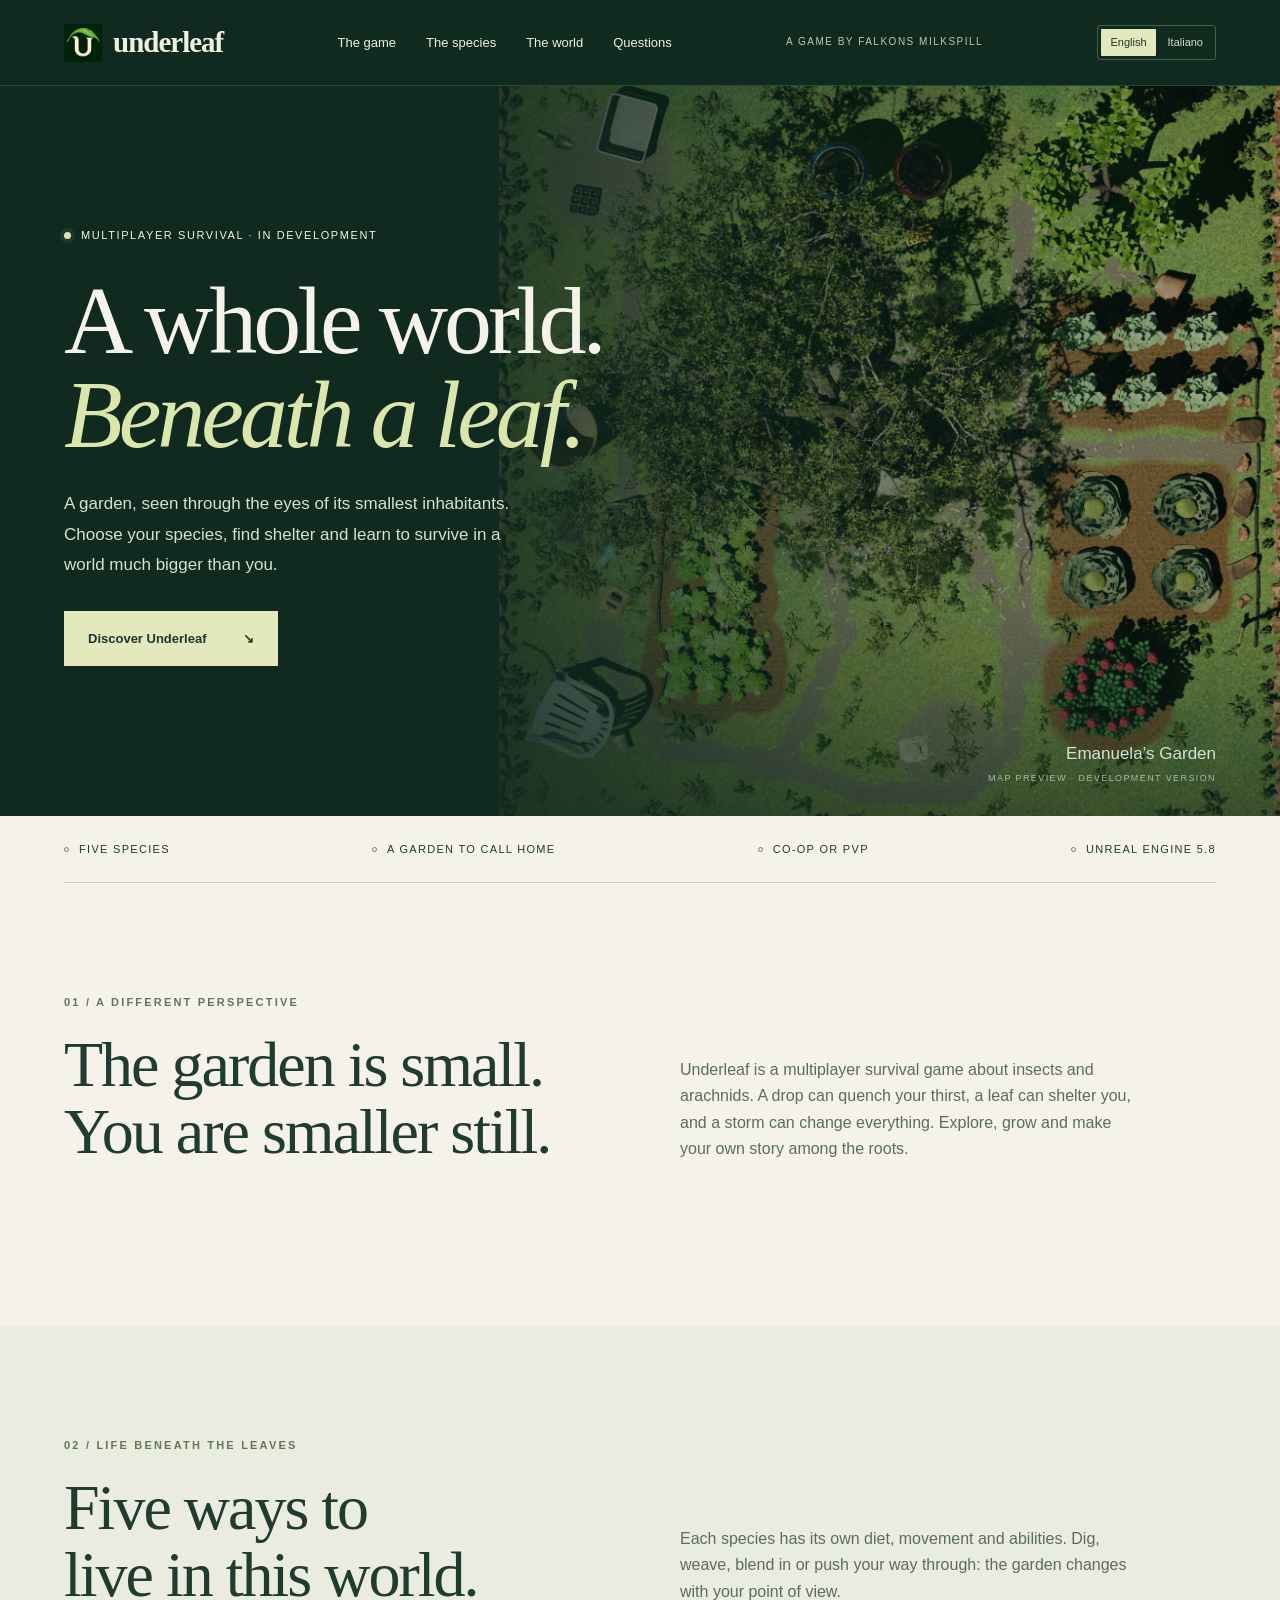
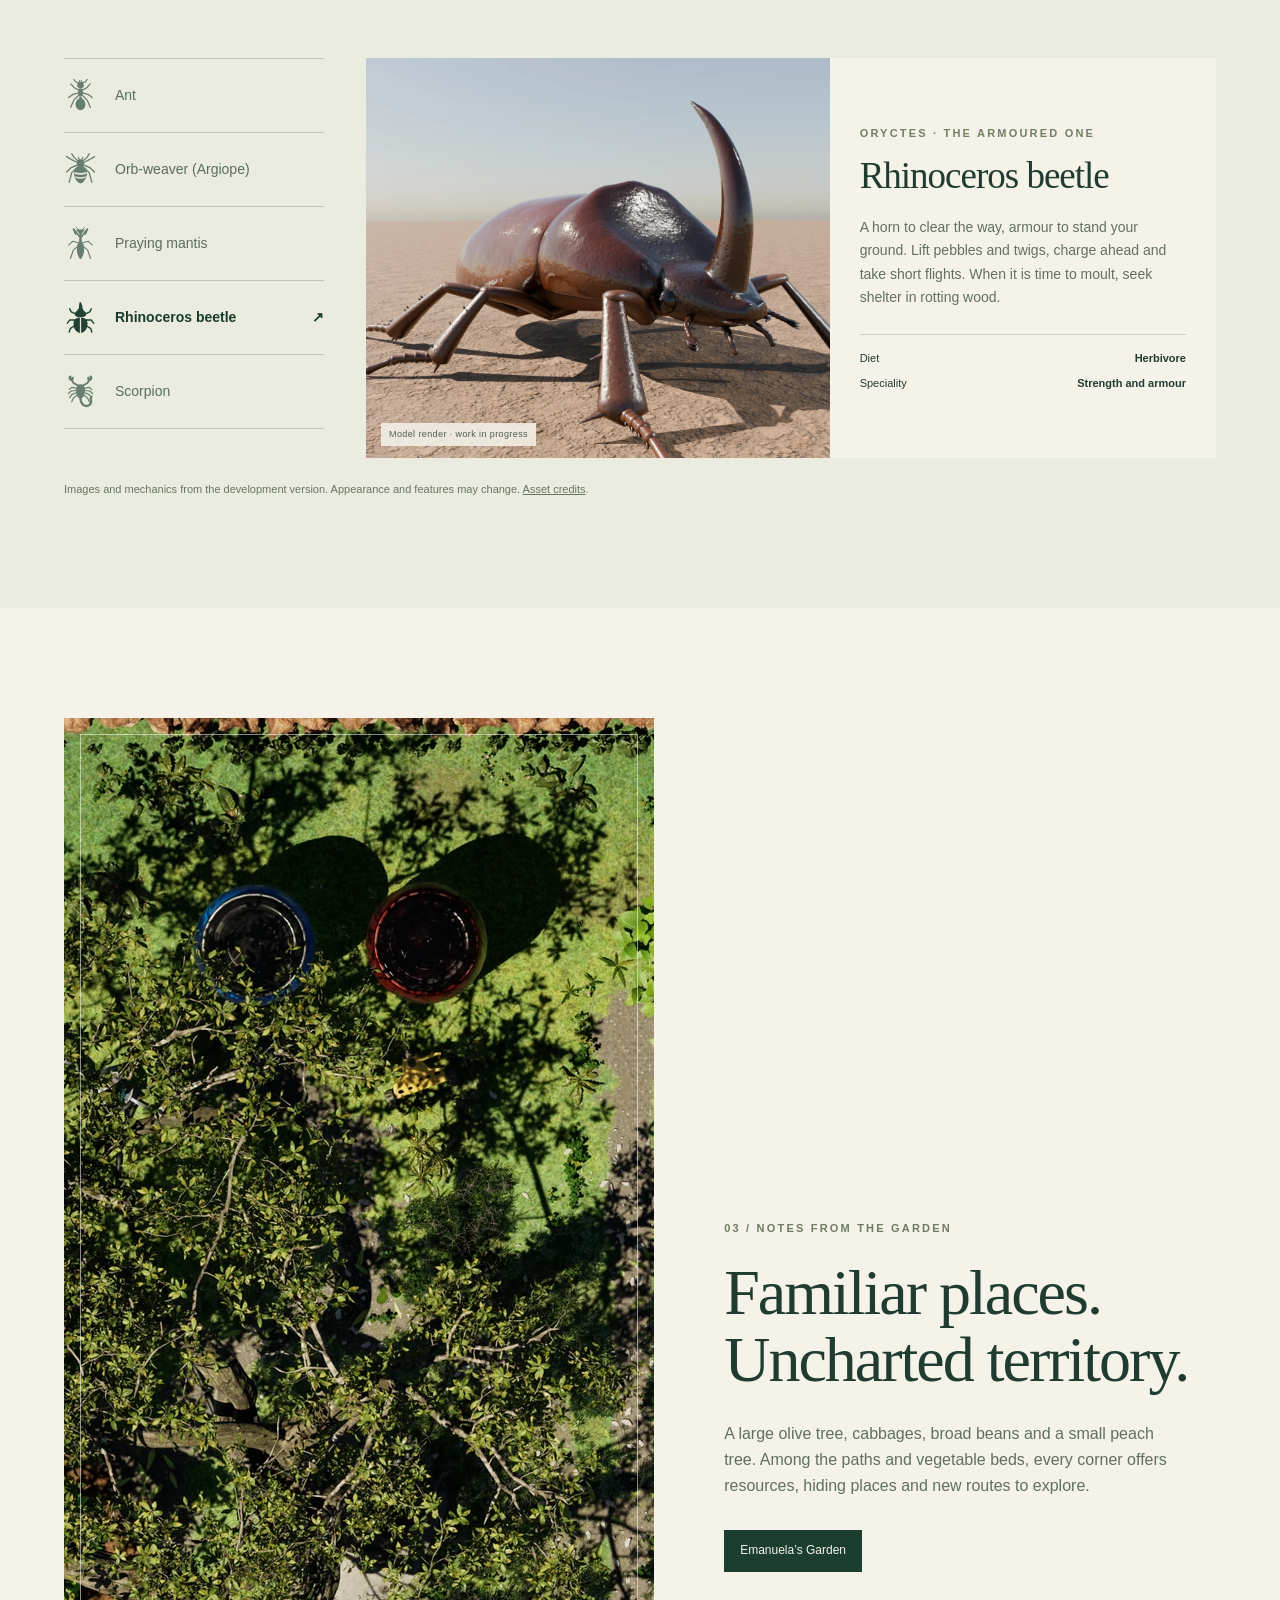
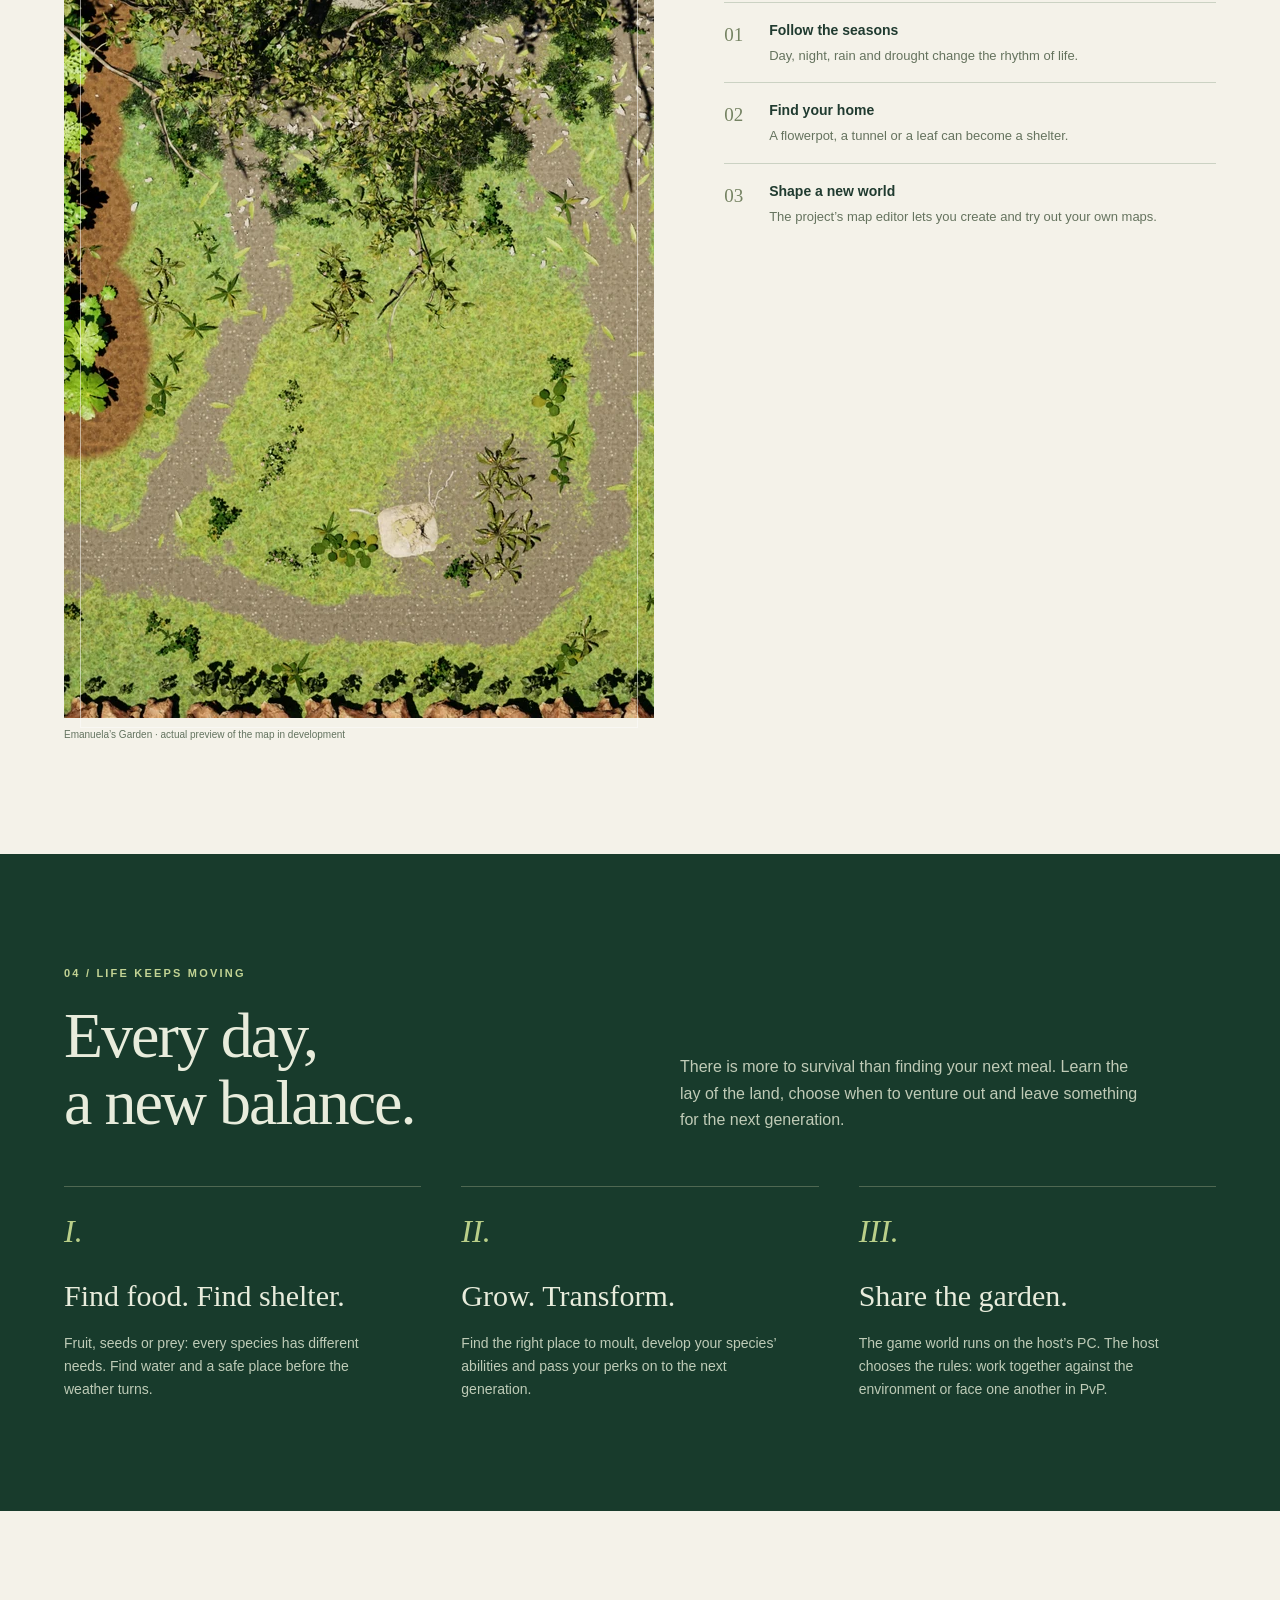
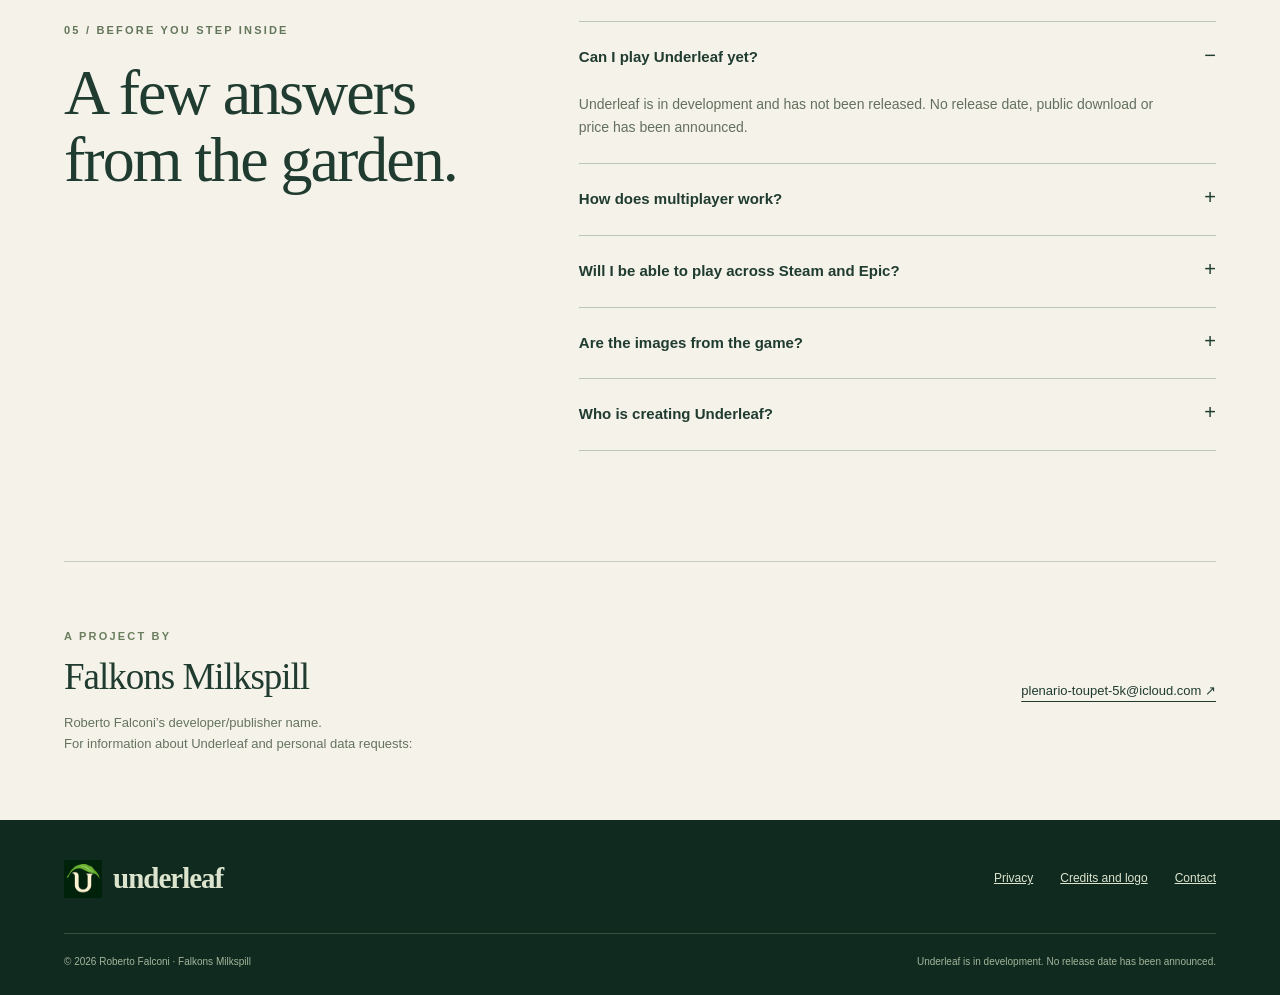
<file: index.html>
<!doctype html>
<html lang="en"><head><meta charset="utf-8"><meta name="viewport" content="width=device-width, initial-scale=1"><title>Underleaf — A world beneath a leaf | Falkons Milkspill</title><meta name="description" content="Underleaf is a multiplayer survival game in development. Live at the scale of insects and arachnids among gardens, shelters and changing seasons. A game by Roberto Falconi, Falkons Milkspill."><meta name="theme-color" content="#102a20"><meta property="og:type" content="website"><meta property="og:title" content="Underleaf — A world beneath a leaf"><meta property="og:description" content="A multiplayer survival game in development by Falkons Milkspill."><meta property="og:image" content="https://falkonsmilkspill.com/assets/emanuela.webp"><link rel="icon" href="/assets/underleaf-favicon.svg" type="image/svg+xml"><link rel="apple-touch-icon" href="/assets/apple-touch-icon.png"><link rel="stylesheet" href="/styles.css"><script src="/app.js" defer></script><link rel="canonical" href="https://falkonsmilkspill.com/"><link rel="alternate" hreflang="en" href="https://falkonsmilkspill.com/"><link rel="alternate" hreflang="it" href="https://falkonsmilkspill.com/it/"><link rel="alternate" hreflang="x-default" href="https://falkonsmilkspill.com/"></head>
<body><a class="skip" href="#main">Skip to content</a><header class="site-header"><a class="brand" href="/" aria-label="Underleaf, home"><img src="/assets/underleaf-icon-192.png" alt="" width="38" height="38"><span>underleaf</span></a><nav aria-label="Main navigation"><a href="#gioco">The game</a><a href="#specie">The species</a><a href="#mondo">The world</a><a href="#domande">Questions</a></nav><span class="header-note">A game by Falkons Milkspill</span><nav class="language-switch" aria-label="Language"><a href="/" lang="en" hreflang="en" aria-current="page">English</a><a href="/it/" lang="it" hreflang="it">Italiano</a></nav></header>
<main id="main"><section class="hero" aria-labelledby="hero-title"><img class="hero-art" src="/assets/emanuela.webp" alt="Overhead view of Emanuela’s Garden, one of the maps in Underleaf" width="1600" height="1600" fetchpriority="high"><div class="wrap hero-content"><span class="status">Multiplayer survival · In development</span><h1 id="hero-title">A whole world.<br><em>Beneath a leaf.</em></h1><p>A garden, seen through the eyes of its smallest inhabitants.<br>Choose your species, find shelter and learn to survive in a world much bigger than you.</p><a class="button" href="#specie">Discover Underleaf <span aria-hidden="true">↘</span></a></div><p class="hero-caption">Emanuela’s Garden<span>Map preview · development version</span></p></section>
<div class="wrap intro-strip" aria-label="Game information"><span><i aria-hidden="true"></i> Five species</span><span><i aria-hidden="true"></i> A garden to call home</span><span><i aria-hidden="true"></i> Co-op or PvP</span><span><i aria-hidden="true"></i> Unreal Engine 5.8</span></div>
<section class="section wrap" id="gioco"><div class="section-intro"><div><span class="eyebrow">01 / A different perspective</span><h2>The garden is small.<br>You are smaller still.</h2></div><p>Underleaf is a multiplayer survival game about insects and arachnids. A drop can quench your thirst, a leaf can shelter you, and a storm can change everything. Explore, grow and make your own story among the roots.</p></div></section>
<section class="section species" id="specie"><div class="wrap"><div class="section-intro"><div><span class="eyebrow">02 / Life beneath the leaves</span><h2>Five ways to<br>live in this world.</h2></div><p>Each species has its own diet, movement and abilities. Dig, weave, blend in or push your way through: the garden changes with your point of view.</p></div><div class="species-layout"><div class="species-tabs" role="tablist" aria-label="Choose a species"><button class="species-tab" id="tab-ant" role="tab" aria-selected="false" aria-controls="species-panel" tabindex="-1" data-species="ant"><img src="/assets/ant.svg" alt="">Ant<span class="arrow" aria-hidden="true">↗</span></button><button class="species-tab" id="tab-spider" role="tab" aria-selected="false" aria-controls="species-panel" tabindex="-1" data-species="spider"><img src="/assets/spider.svg" alt="">Orb-weaver (Argiope)<span class="arrow" aria-hidden="true">↗</span></button><button class="species-tab" id="tab-mantis" role="tab" aria-selected="false" aria-controls="species-panel" tabindex="-1" data-species="mantis"><img src="/assets/mantis.svg" alt="">Praying mantis<span class="arrow" aria-hidden="true">↗</span></button><button class="species-tab" id="tab-beetle" role="tab" aria-selected="true" aria-controls="species-panel" data-species="beetle"><img src="/assets/rhinobeetle.svg" alt="">Rhinoceros beetle<span class="arrow" aria-hidden="true">↗</span></button><button class="species-tab" id="tab-scorpion" role="tab" aria-selected="false" aria-controls="species-panel" tabindex="-1" data-species="scorpion"><img src="/assets/scorpion.svg" alt="">Scorpion<span class="arrow" aria-hidden="true">↗</span></button></div><div class="specimen" id="species-panel" role="tabpanel" tabindex="0" aria-labelledby="tab-beetle"><figure class="specimen-image"><img id="species-image" src="/assets/beetle.webp" alt="Render of the rhinoceros beetle model on a test surface" width="1440" height="1080" loading="lazy"><figcaption class="specimen-caption" id="species-caption">Model render · work in progress</figcaption></figure><div class="specimen-copy"><span class="eyebrow" id="species-latin">Oryctes · the armoured one</span><h3 id="species-name">Rhinoceros beetle</h3><p id="species-description">A horn to clear the way, armour to stand your ground. Lift pebbles and twigs, charge ahead and take short flights. When it is time to moult, seek shelter in rotting wood.</p><div class="specimen-detail"><span>Diet <b id="species-diet">Herbivore</b></span><span>Speciality <b id="species-ability">Strength and armour</b></span></div></div></div></div><p class="note">Images and mechanics from the development version. Appearance and features may change. <a href="/credits/">Asset credits</a>.</p></div></section>
<section class="section wrap" id="mondo"><div class="world-grid"><figure class="world-image"><img id="map-image" src="/assets/emanuela.webp" alt="Overhead view of Emanuela’s Garden, with its olive tree and vegetable beds" width="1600" height="1600" loading="lazy"><figcaption id="map-caption">Emanuela’s Garden · actual preview of the map in development</figcaption></figure><div class="world-copy"><span class="eyebrow">03 / Notes from the garden</span><h2>Familiar places.<br>Uncharted territory.</h2><p id="map-description">A large olive tree, cabbages, broad beans and a small peach tree. Among the paths and vegetable beds, every corner offers resources, hiding places and new routes to explore.</p><div class="map-switch" aria-label="Choose a map"><button data-map="emanuela" aria-pressed="true">Emanuela’s Garden</button></div><ul class="world-facts"><li><span class="number">01</span><div><strong>Follow the seasons</strong><span>Day, night, rain and drought change the rhythm of life.</span></div></li><li><span class="number">02</span><div><strong>Find your home</strong><span>A flowerpot, a tunnel or a leaf can become a shelter.</span></div></li><li><span class="number">03</span><div><strong>Shape a new world</strong><span>The project’s map editor lets you create and try out your own maps.</span></div></li></ul></div></div></section>
<section class="section survival"><div class="wrap"><div class="section-intro"><div><span class="eyebrow">04 / Life keeps moving</span><h2>Every day,<br>a new balance.</h2></div><p>There is more to survival than finding your next meal. Learn the lay of the land, choose when to venture out and leave something for the next generation.</p></div><div class="survival-grid"><article class="survival-item"><span class="number">I.</span><h3>Find food. Find shelter.</h3><p>Fruit, seeds or prey: every species has different needs. Find water and a safe place before the weather turns.</p></article><article class="survival-item"><span class="number">II.</span><h3>Grow. Transform.</h3><p>Find the right place to moult, develop your species’ abilities and pass your perks on to the next generation.</p></article><article class="survival-item"><span class="number">III.</span><h3>Share the garden.</h3><p>The game world runs on the host’s PC. The host chooses the rules: work together against the environment or face one another in PvP.</p></article></div></div></section>
<section class="section wrap" id="domande"><div class="faq-layout"><div><span class="eyebrow">05 / Before you step inside</span><h2>A few answers<br>from the garden.</h2></div><div class="faq-list"><details open><summary>Can I play Underleaf yet?</summary><p>Underleaf is in development and has not been released. No release date, public download or price has been announced.</p></details><details><summary>How does multiplayer work?</summary><p>One player hosts the simulation on their own PC. The world pauses when the host closes the game. The project supports co-op or PvP rules chosen by the host; there are no official game servers.</p></details><details><summary>Will I be able to play across Steam and Epic?</summary><p>Steam–Epic cross-play, Epic login and EOS social features are in development. Store configuration and live online testing still need to be completed. These features are not yet available.</p></details><details><summary>Are the images from the game?</summary><p>The garden views are previews of the project’s maps. The creature images are renders of models in development; the scorpion is represented by an interface icon. None of these images are from a released version.</p></details><details><summary>Who is creating Underleaf?</summary><p>Underleaf is developed by Roberto Falconi, who uses Falkons Milkspill as his developer/publisher name. This name is also used for the organisation in the Epic Developer Portal; it does not represent a separate company.</p></details></div></div></section>
<section class="wrap creator" id="contatti"><div><span class="eyebrow">A project by</span><h3>Falkons Milkspill</h3><p>Roberto Falconi’s developer/publisher name.<br>For information about Underleaf and personal data requests:</p></div><a href="mailto:plenario-toupet-5k@icloud.com">plenario-toupet-5k@icloud.com ↗</a></section></main>
<footer class="site-footer"><div class="wrap"><div class="footer-top"><a class="brand" href="/"><img src="/assets/underleaf-icon-192.png" alt="" width="38" height="38"><span>underleaf</span></a><nav aria-label="Information"><a href="/privacy/">Privacy</a><a href="/credits/">Credits and logo</a><a href="#contatti">Contact</a></nav></div><div class="footer-bottom"><span>© 2026 Roberto Falconi · Falkons Milkspill</span><span>Underleaf is in development. No release date has been announced.</span></div></div></footer></body></html>
</file>
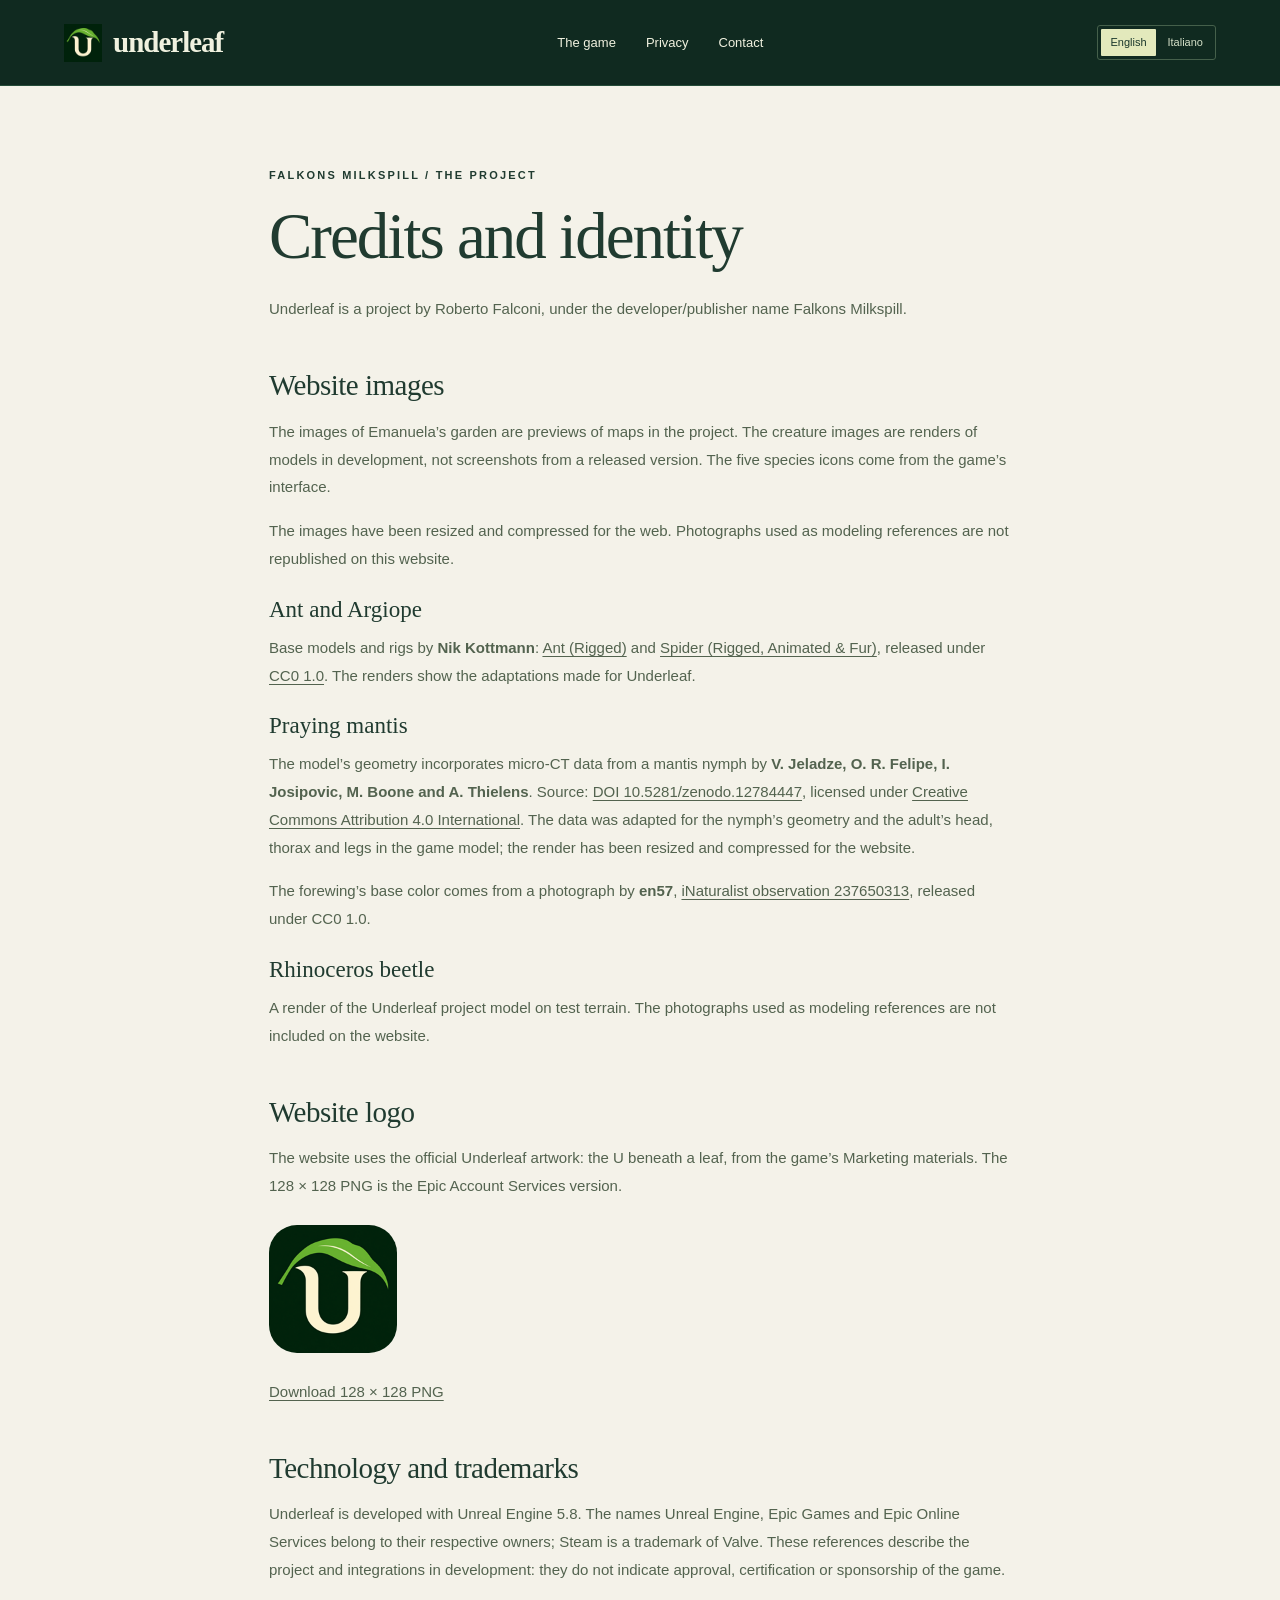
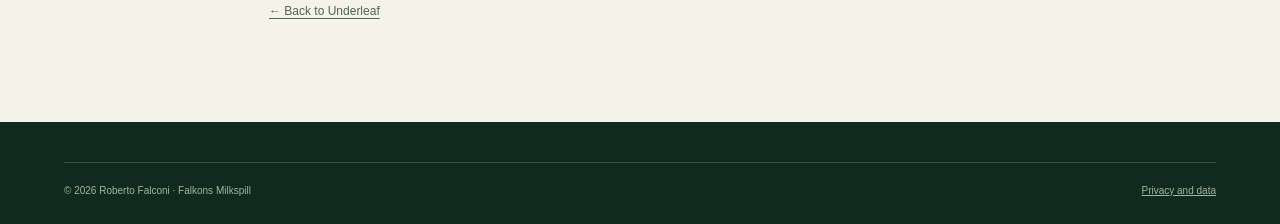
<file: crediti/index.html>
<!doctype html><html lang="en"><head><meta charset="utf-8"><meta name="viewport" content="width=device-width, initial-scale=1"><title>Credits and logo — Underleaf | Falkons Milkspill</title><meta name="description" content="Sources and attribution for Underleaf images, with the official Underleaf logo."><link rel="icon" href="/assets/underleaf-favicon.svg" type="image/svg+xml"><link rel="apple-touch-icon" href="/assets/apple-touch-icon.png"><link rel="stylesheet" href="/styles.css"><link rel="canonical" href="https://falkonsmilkspill.com/credits/"><link rel="alternate" hreflang="en" href="https://falkonsmilkspill.com/credits/"><link rel="alternate" hreflang="it" href="https://falkonsmilkspill.com/it/credits/"><link rel="alternate" hreflang="x-default" href="https://falkonsmilkspill.com/credits/"></head><body><a class="skip" href="#main">Skip to content</a><header class="site-header"><a class="brand" href="/"><img src="/assets/underleaf-icon-192.png" alt="" width="38" height="38"><span>underleaf</span></a><nav aria-label="Navigation"><a href="/">The game</a><a href="/privacy/">Privacy</a><a href="/#contatti">Contact</a></nav><nav class="language-switch" aria-label="Language"><a href="/credits/" lang="en" hreflang="en" aria-current="page">English</a><a href="/it/credits/" lang="it" hreflang="it">Italiano</a></nav></header><main id="main" class="document"><span class="eyebrow">Falkons Milkspill / The project</span><h1>Credits and identity</h1><p>Underleaf is a project by Roberto Falconi, under the developer/publisher name Falkons Milkspill.</p><h2>Website images</h2><p>The images of Emanuela’s garden are previews of maps in the project. The creature images are renders of models in development, not screenshots from a released version. The five species icons come from the game’s interface.</p><p>The images have been resized and compressed for the web. Photographs used as modeling references are not republished on this website.</p><h3>Ant and Argiope</h3><p>Base models and rigs by <strong>Nik Kottmann</strong>: <a href="https://www.blenderkit.com/asset-gallery-detail/964f0467-cf98-4176-abdc-a69d1ffe7c32/">Ant (Rigged)</a> and <a href="https://www.blenderkit.com/asset-gallery-detail/0d9422aa-c41d-4e15-a1dc-3ac2922d6cd0/">Spider (Rigged, Animated &amp; Fur)</a>, released under <a href="https://creativecommons.org/publicdomain/zero/1.0/">CC0 1.0</a>. The renders show the adaptations made for Underleaf.</p><h3>Praying mantis</h3><p>The model’s geometry incorporates micro-CT data from a mantis nymph by <strong>V. Jeladze, O. R. Felipe, I. Josipovic, M. Boone and A. Thielens</strong>. Source: <a href="https://zenodo.org/records/12784447">DOI 10.5281/zenodo.12784447</a>, licensed under <a href="https://creativecommons.org/licenses/by/4.0/">Creative Commons Attribution 4.0 International</a>. The data was adapted for the nymph’s geometry and the adult’s head, thorax and legs in the game model; the render has been resized and compressed for the website.</p><p>The forewing’s base color comes from a photograph by <strong>en57</strong>, <a href="https://www.inaturalist.org/observations/237650313">iNaturalist observation 237650313</a>, released under CC0 1.0.</p><h3>Rhinoceros beetle</h3><p>A render of the Underleaf project model on test terrain. The photographs used as modeling references are not included on the website.</p><h2>Website logo</h2><p>The website uses the official Underleaf artwork: the U beneath a leaf, from the game’s Marketing materials. The 128 × 128 PNG is the Epic Account Services version.</p><img class="logo-preview" src="/assets/underleaf-icon-192.png" alt="Underleaf logo: the letter U beneath a leaf" width="128" height="128"><p><a href="/assets/underleaf-logo-128.png" download>Download 128 × 128 PNG</a></p><h2>Technology and trademarks</h2><p>Underleaf is developed with Unreal Engine 5.8. The names Unreal Engine, Epic Games and Epic Online Services belong to their respective owners; Steam is a trademark of Valve. These references describe the project and integrations in development: they do not indicate approval, certification or sponsorship of the game.</p><p class="small"><a href="/">← Back to Underleaf</a></p></main><footer class="site-footer"><div class="wrap footer-bottom"><span>© 2026 Roberto Falconi · Falkons Milkspill</span><a href="/privacy/">Privacy and data</a></div></footer></body></html>
</file>
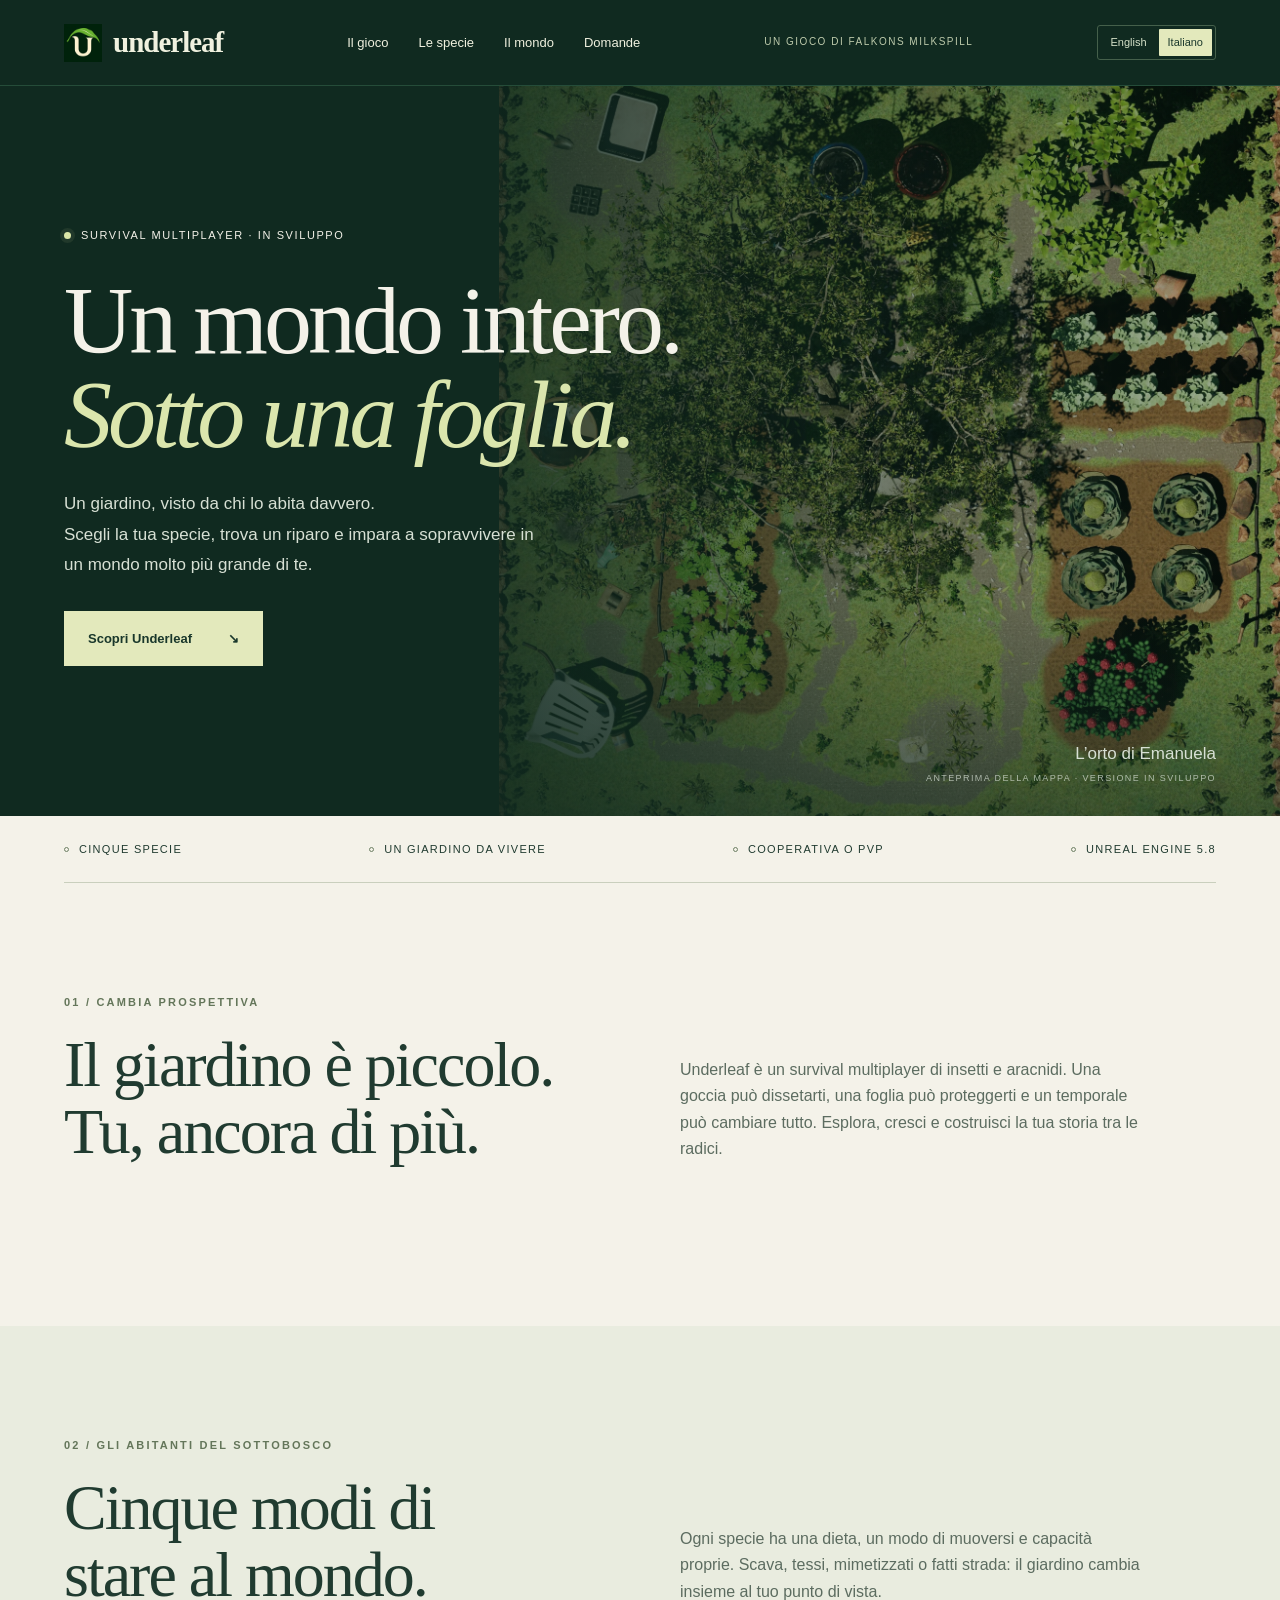
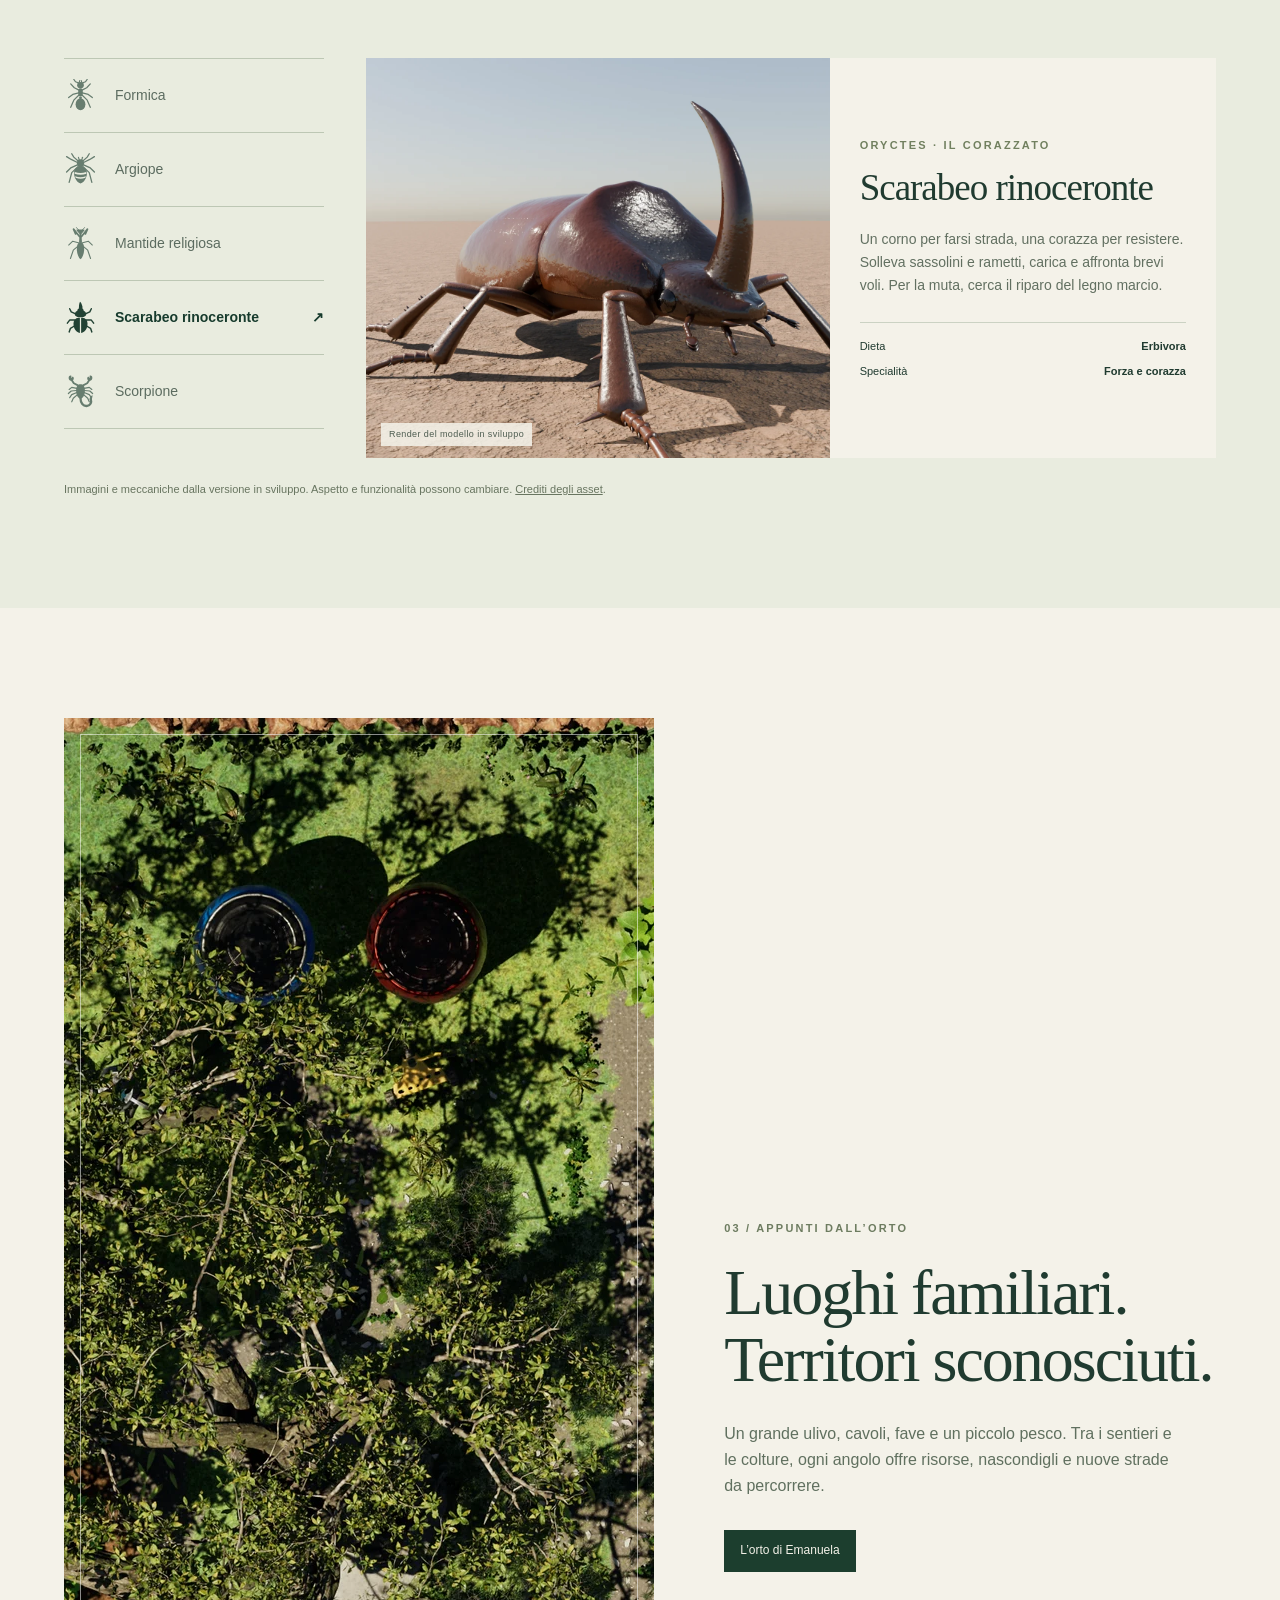
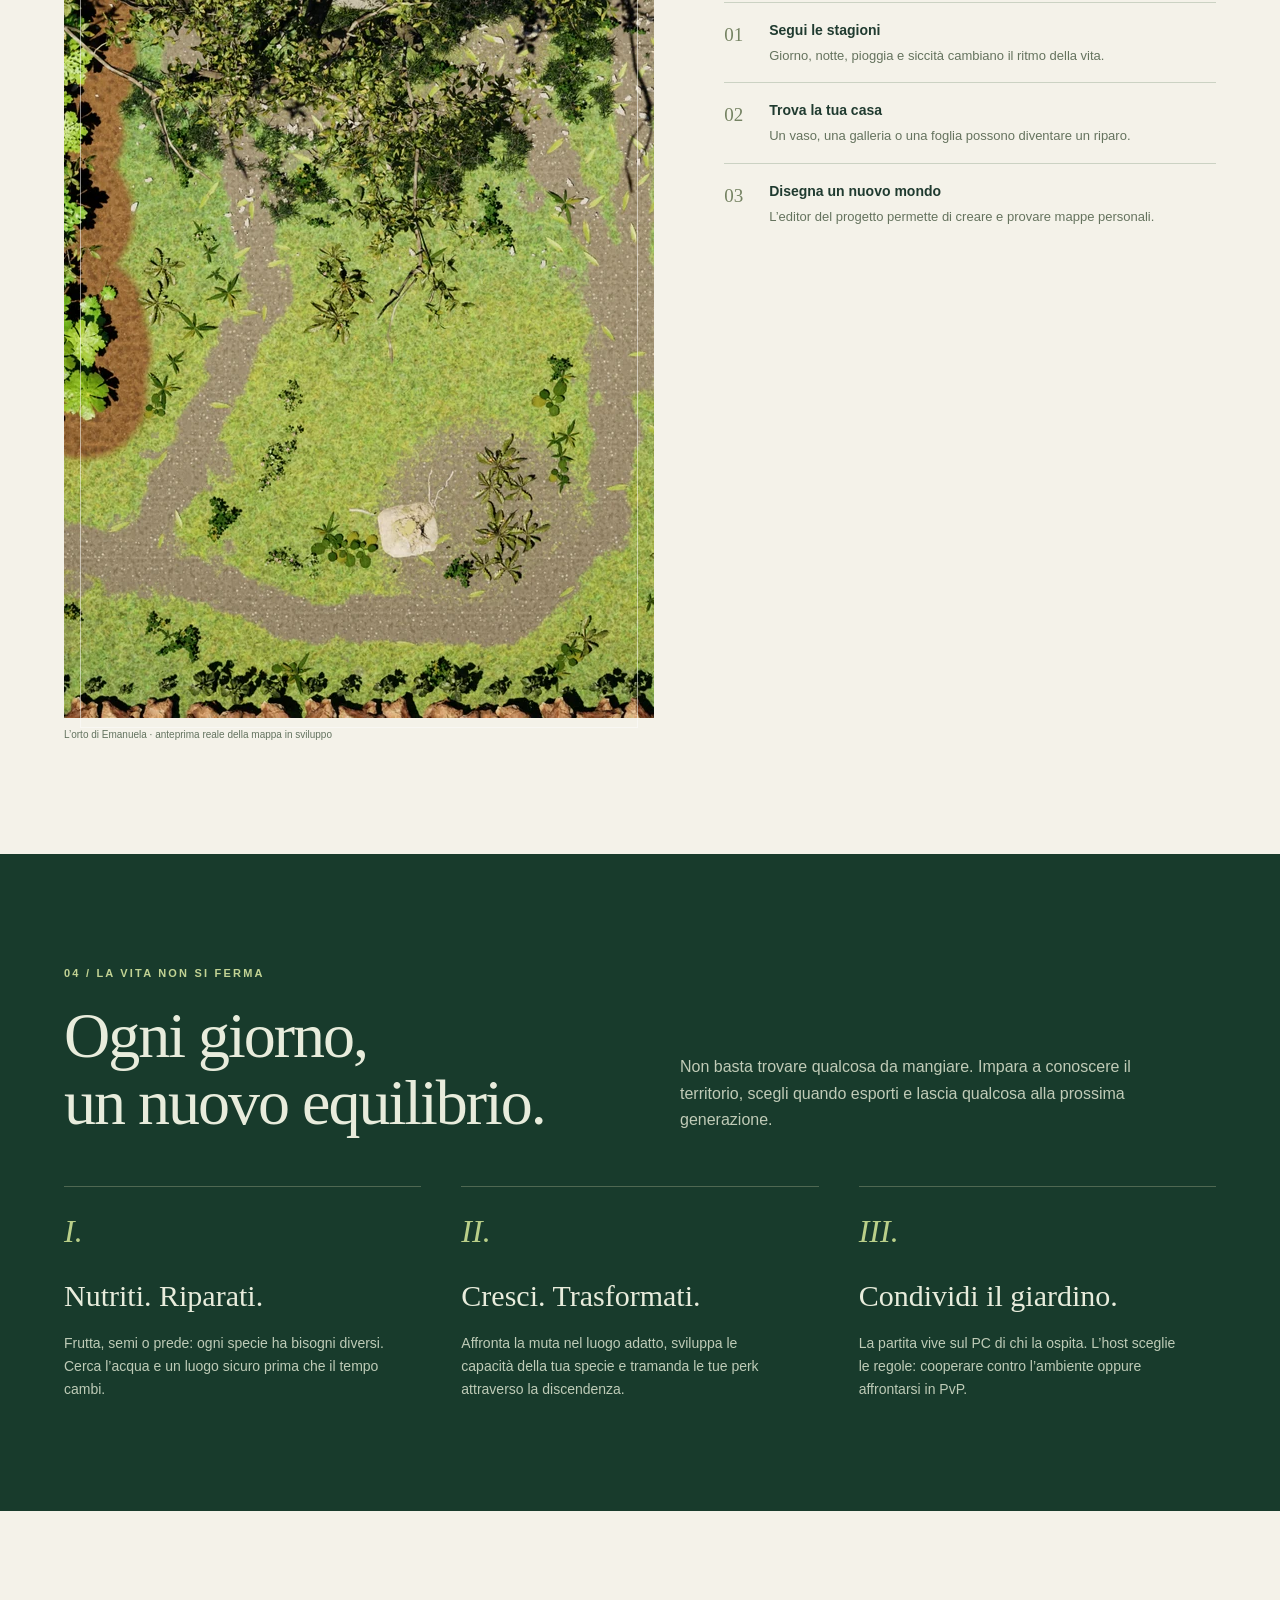
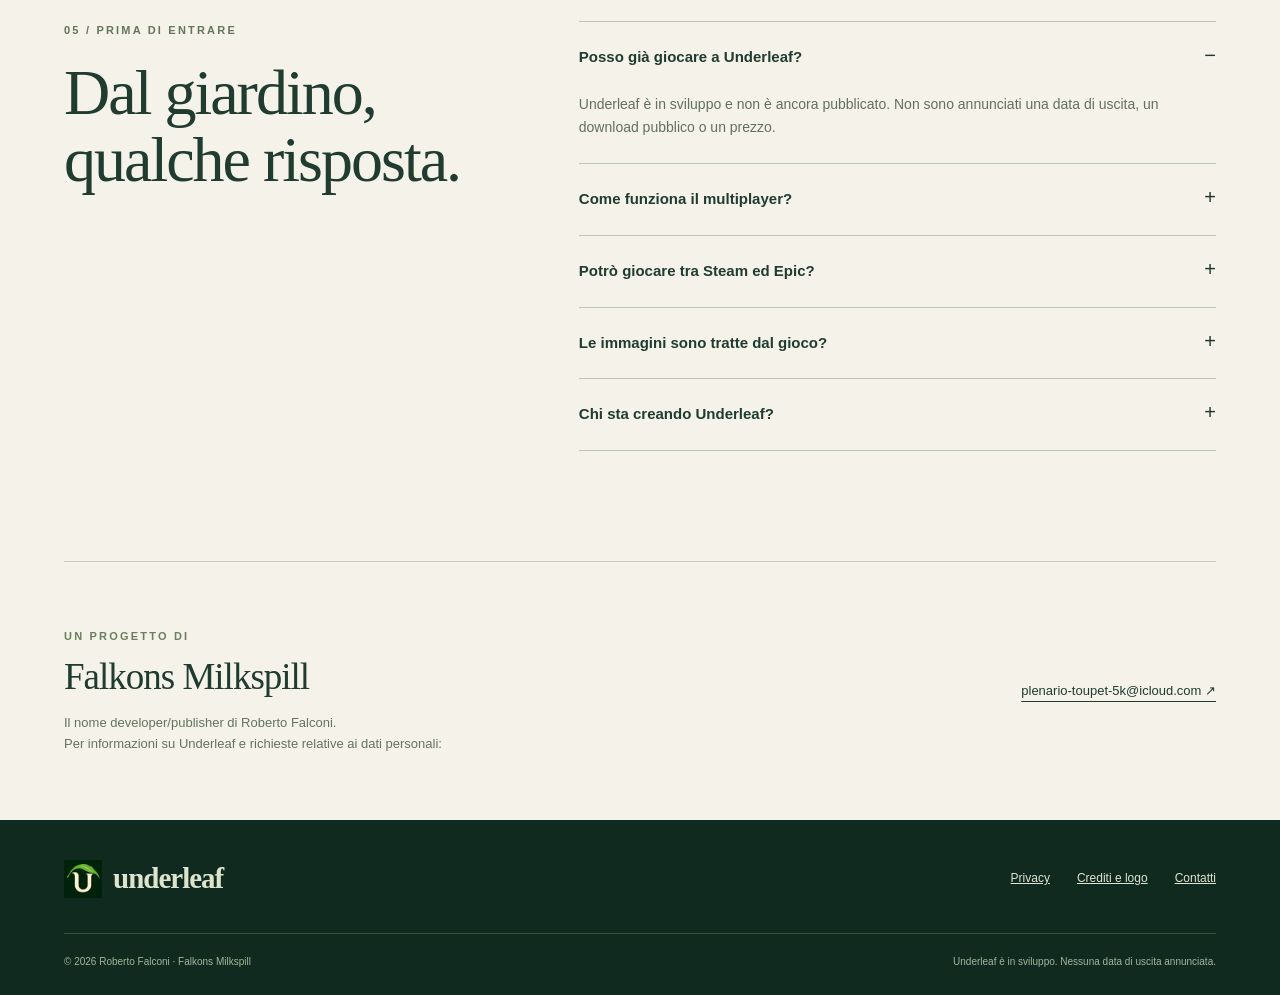
<file: it/index.html>
<!doctype html>
<html lang="it"><head><meta charset="utf-8"><meta name="viewport" content="width=device-width, initial-scale=1"><title>Underleaf — Un mondo sotto una foglia | Falkons Milkspill</title><meta name="description" content="Underleaf è un survival multiplayer in sviluppo. Vivi alla scala di insetti e aracnidi tra orti, rifugi e stagioni. Un gioco di Roberto Falconi, Falkons Milkspill."><meta name="theme-color" content="#102a20"><meta property="og:type" content="website"><meta property="og:title" content="Underleaf — Un mondo sotto una foglia"><meta property="og:description" content="Un survival multiplayer in sviluppo di Falkons Milkspill."><meta property="og:image" content="https://falkonsmilkspill.com/assets/emanuela.webp"><link rel="icon" href="/assets/underleaf-favicon.svg" type="image/svg+xml"><link rel="apple-touch-icon" href="/assets/apple-touch-icon.png"><link rel="stylesheet" href="/styles.css"><script src="/app.js" defer></script><link rel="canonical" href="https://falkonsmilkspill.com/it/"><link rel="alternate" hreflang="en" href="https://falkonsmilkspill.com/"><link rel="alternate" hreflang="it" href="https://falkonsmilkspill.com/it/"><link rel="alternate" hreflang="x-default" href="https://falkonsmilkspill.com/"></head>
<body><a class="skip" href="#main">Vai al contenuto</a><header class="site-header"><a class="brand" href="/it/" aria-label="Underleaf, home"><img src="/assets/underleaf-icon-192.png" alt="" width="38" height="38"><span>underleaf</span></a><nav aria-label="Navigazione principale"><a href="#gioco">Il gioco</a><a href="#specie">Le specie</a><a href="#mondo">Il mondo</a><a href="#domande">Domande</a></nav><span class="header-note">Un gioco di Falkons Milkspill</span><nav class="language-switch" aria-label="Lingua"><a href="/" lang="en" hreflang="en">English</a><a href="/it/" lang="it" hreflang="it" aria-current="page">Italiano</a></nav></header>
<main id="main"><section class="hero" aria-labelledby="hero-title"><img class="hero-art" src="/assets/emanuela.webp" alt="Vista dall’alto dell’orto di Emanuela, una delle mappe di Underleaf" width="1600" height="1600" fetchpriority="high"><div class="wrap hero-content"><span class="status">Survival multiplayer · In sviluppo</span><h1 id="hero-title">Un mondo intero.<br><em>Sotto una foglia.</em></h1><p>Un giardino, visto da chi lo abita davvero.<br>Scegli la tua specie, trova un riparo e impara a sopravvivere in un mondo molto più grande di te.</p><a class="button" href="#specie">Scopri Underleaf <span aria-hidden="true">↘</span></a></div><p class="hero-caption">L’orto di Emanuela<span>Anteprima della mappa · versione in sviluppo</span></p></section>
<div class="wrap intro-strip" aria-label="Informazioni sul gioco"><span><i aria-hidden="true"></i> Cinque specie</span><span><i aria-hidden="true"></i> Un giardino da vivere</span><span><i aria-hidden="true"></i> Cooperativa o PvP</span><span><i aria-hidden="true"></i> Unreal Engine 5.8</span></div>
<section class="section wrap" id="gioco"><div class="section-intro"><div><span class="eyebrow">01 / Cambia prospettiva</span><h2>Il giardino è piccolo.<br>Tu, ancora di più.</h2></div><p>Underleaf è un survival multiplayer di insetti e aracnidi. Una goccia può dissetarti, una foglia può proteggerti e un temporale può cambiare tutto. Esplora, cresci e costruisci la tua storia tra le radici.</p></div></section>
<section class="section species" id="specie"><div class="wrap"><div class="section-intro"><div><span class="eyebrow">02 / Gli abitanti del sottobosco</span><h2>Cinque modi di<br>stare al mondo.</h2></div><p>Ogni specie ha una dieta, un modo di muoversi e capacità proprie. Scava, tessi, mimetizzati o fatti strada: il giardino cambia insieme al tuo punto di vista.</p></div><div class="species-layout"><div class="species-tabs" role="tablist" aria-label="Scegli una specie"><button class="species-tab" id="tab-ant" role="tab" aria-selected="false" aria-controls="species-panel" tabindex="-1" data-species="ant"><img src="/assets/ant.svg" alt="">Formica<span class="arrow" aria-hidden="true">↗</span></button><button class="species-tab" id="tab-spider" role="tab" aria-selected="false" aria-controls="species-panel" tabindex="-1" data-species="spider"><img src="/assets/spider.svg" alt="">Argiope<span class="arrow" aria-hidden="true">↗</span></button><button class="species-tab" id="tab-mantis" role="tab" aria-selected="false" aria-controls="species-panel" tabindex="-1" data-species="mantis"><img src="/assets/mantis.svg" alt="">Mantide religiosa<span class="arrow" aria-hidden="true">↗</span></button><button class="species-tab" id="tab-beetle" role="tab" aria-selected="true" aria-controls="species-panel" data-species="beetle"><img src="/assets/rhinobeetle.svg" alt="">Scarabeo rinoceronte<span class="arrow" aria-hidden="true">↗</span></button><button class="species-tab" id="tab-scorpion" role="tab" aria-selected="false" aria-controls="species-panel" tabindex="-1" data-species="scorpion"><img src="/assets/scorpion.svg" alt="">Scorpione<span class="arrow" aria-hidden="true">↗</span></button></div><div class="specimen" id="species-panel" role="tabpanel" tabindex="0" aria-labelledby="tab-beetle"><figure class="specimen-image"><img id="species-image" src="/assets/beetle.webp" alt="Render del modello dello scarabeo rinoceronte su un terreno di prova" width="1440" height="1080" loading="lazy"><figcaption class="specimen-caption" id="species-caption">Render del modello in sviluppo</figcaption></figure><div class="specimen-copy"><span class="eyebrow" id="species-latin">Oryctes · il corazzato</span><h3 id="species-name">Scarabeo rinoceronte</h3><p id="species-description">Un corno per farsi strada, una corazza per resistere. Solleva sassolini e rametti, carica e affronta brevi voli. Per la muta, cerca il riparo del legno marcio.</p><div class="specimen-detail"><span>Dieta <b id="species-diet">Erbivora</b></span><span>Specialità <b id="species-ability">Forza e corazza</b></span></div></div></div></div><p class="note">Immagini e meccaniche dalla versione in sviluppo. Aspetto e funzionalità possono cambiare. <a href="/it/credits/">Crediti degli asset</a>.</p></div></section>
<section class="section wrap" id="mondo"><div class="world-grid"><figure class="world-image"><img id="map-image" src="/assets/emanuela.webp" alt="Vista dall’alto della mappa dell’orto di Emanuela, con ulivo e colture" width="1600" height="1600" loading="lazy"><figcaption id="map-caption">L’orto di Emanuela · anteprima reale della mappa in sviluppo</figcaption></figure><div class="world-copy"><span class="eyebrow">03 / Appunti dall’orto</span><h2>Luoghi familiari.<br>Territori sconosciuti.</h2><p id="map-description">Un grande ulivo, cavoli, fave e un piccolo pesco. Tra i sentieri e le colture, ogni angolo offre risorse, nascondigli e nuove strade da percorrere.</p><div class="map-switch" aria-label="Scegli una mappa"><button data-map="emanuela" aria-pressed="true">L’orto di Emanuela</button></div><ul class="world-facts"><li><span class="number">01</span><div><strong>Segui le stagioni</strong><span>Giorno, notte, pioggia e siccità cambiano il ritmo della vita.</span></div></li><li><span class="number">02</span><div><strong>Trova la tua casa</strong><span>Un vaso, una galleria o una foglia possono diventare un riparo.</span></div></li><li><span class="number">03</span><div><strong>Disegna un nuovo mondo</strong><span>L’editor del progetto permette di creare e provare mappe personali.</span></div></li></ul></div></div></section>
<section class="section survival"><div class="wrap"><div class="section-intro"><div><span class="eyebrow">04 / La vita non si ferma</span><h2>Ogni giorno,<br>un nuovo equilibrio.</h2></div><p>Non basta trovare qualcosa da mangiare. Impara a conoscere il territorio, scegli quando esporti e lascia qualcosa alla prossima generazione.</p></div><div class="survival-grid"><article class="survival-item"><span class="number">I.</span><h3>Nutriti. Riparati.</h3><p>Frutta, semi o prede: ogni specie ha bisogni diversi. Cerca l’acqua e un luogo sicuro prima che il tempo cambi.</p></article><article class="survival-item"><span class="number">II.</span><h3>Cresci. Trasformati.</h3><p>Affronta la muta nel luogo adatto, sviluppa le capacità della tua specie e tramanda le tue perk attraverso la discendenza.</p></article><article class="survival-item"><span class="number">III.</span><h3>Condividi il giardino.</h3><p>La partita vive sul PC di chi la ospita. L’host sceglie le regole: cooperare contro l’ambiente oppure affrontarsi in PvP.</p></article></div></div></section>
<section class="section wrap" id="domande"><div class="faq-layout"><div><span class="eyebrow">05 / Prima di entrare</span><h2>Dal giardino,<br>qualche risposta.</h2></div><div class="faq-list"><details open><summary>Posso già giocare a Underleaf?</summary><p>Underleaf è in sviluppo e non è ancora pubblicato. Non sono annunciati una data di uscita, un download pubblico o un prezzo.</p></details><details><summary>Come funziona il multiplayer?</summary><p>Un giocatore ospita la simulazione sul proprio PC. Il mondo si ferma quando l’host chiude la partita. Il progetto prevede regole cooperative o PvP scelte dall’host; non ci sono server di gioco ufficiali.</p></details><details><summary>Potrò giocare tra Steam ed Epic?</summary><p>Il cross-play Steam–Epic, il login Epic e le funzioni social EOS sono in sviluppo. La configurazione degli store e il collaudo online devono essere completati: queste funzioni non vengono presentate come già disponibili.</p></details><details><summary>Le immagini sono tratte dal gioco?</summary><p>Le viste degli orti sono anteprime delle mappe del progetto. Le immagini delle creature sono render dei modelli in sviluppo; lo scorpione è rappresentato da un’icona dell’interfaccia. Non sono immagini di una versione pubblicata.</p></details><details><summary>Chi sta creando Underleaf?</summary><p>Underleaf è sviluppato da Roberto Falconi, che usa Falkons Milkspill come nome developer/publisher. Il nome è utilizzato anche per l’organizzazione nel portale Epic; non indica una società distinta.</p></details></div></div></section>
<section class="wrap creator" id="contatti"><div><span class="eyebrow">Un progetto di</span><h3>Falkons Milkspill</h3><p>Il nome developer/publisher di Roberto Falconi.<br>Per informazioni su Underleaf e richieste relative ai dati personali:</p></div><a href="mailto:plenario-toupet-5k@icloud.com">plenario-toupet-5k@icloud.com ↗</a></section></main>
<footer class="site-footer"><div class="wrap"><div class="footer-top"><a class="brand" href="/it/"><img src="/assets/underleaf-icon-192.png" alt="" width="38" height="38"><span>underleaf</span></a><nav aria-label="Informazioni"><a href="/it/privacy/">Privacy</a><a href="/it/credits/">Crediti e logo</a><a href="#contatti">Contatti</a></nav></div><div class="footer-bottom"><span>© 2026 Roberto Falconi · Falkons Milkspill</span><span>Underleaf è in sviluppo. Nessuna data di uscita annunciata.</span></div></div></footer></body></html>
</file>
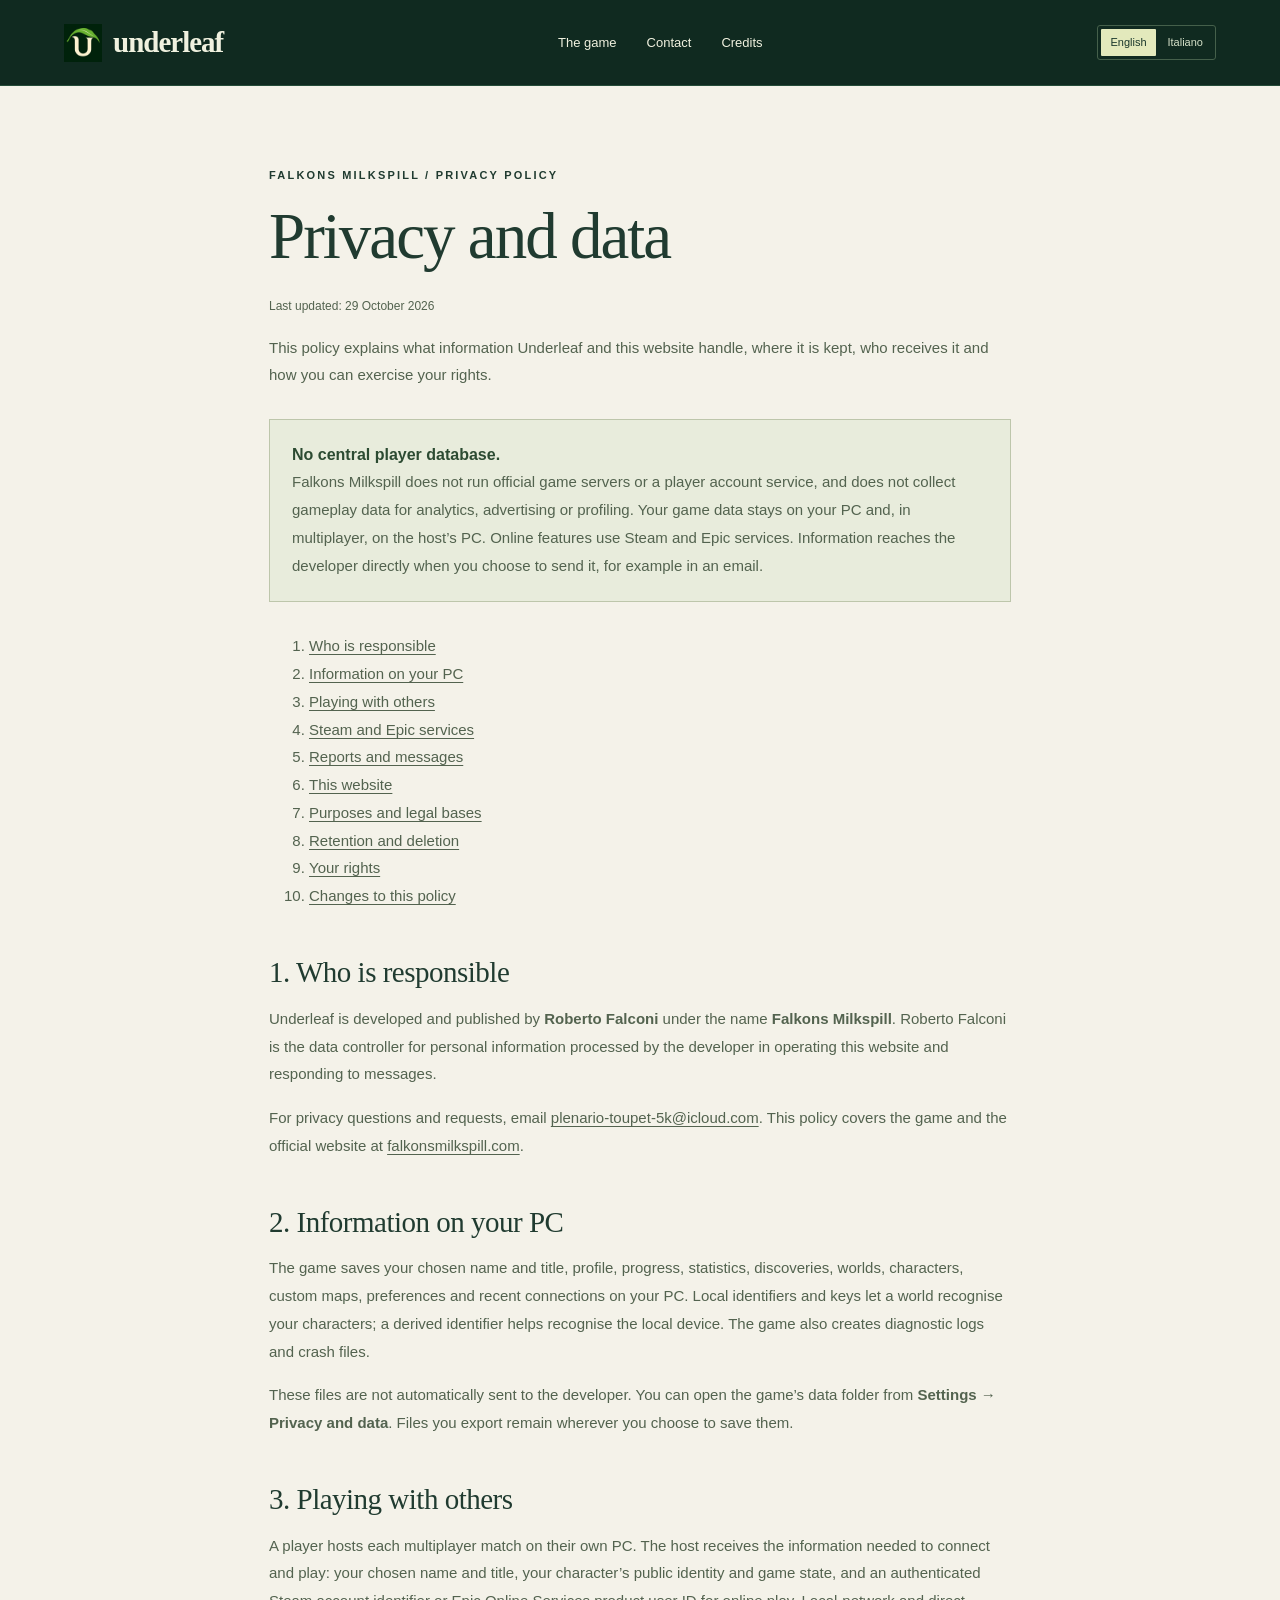
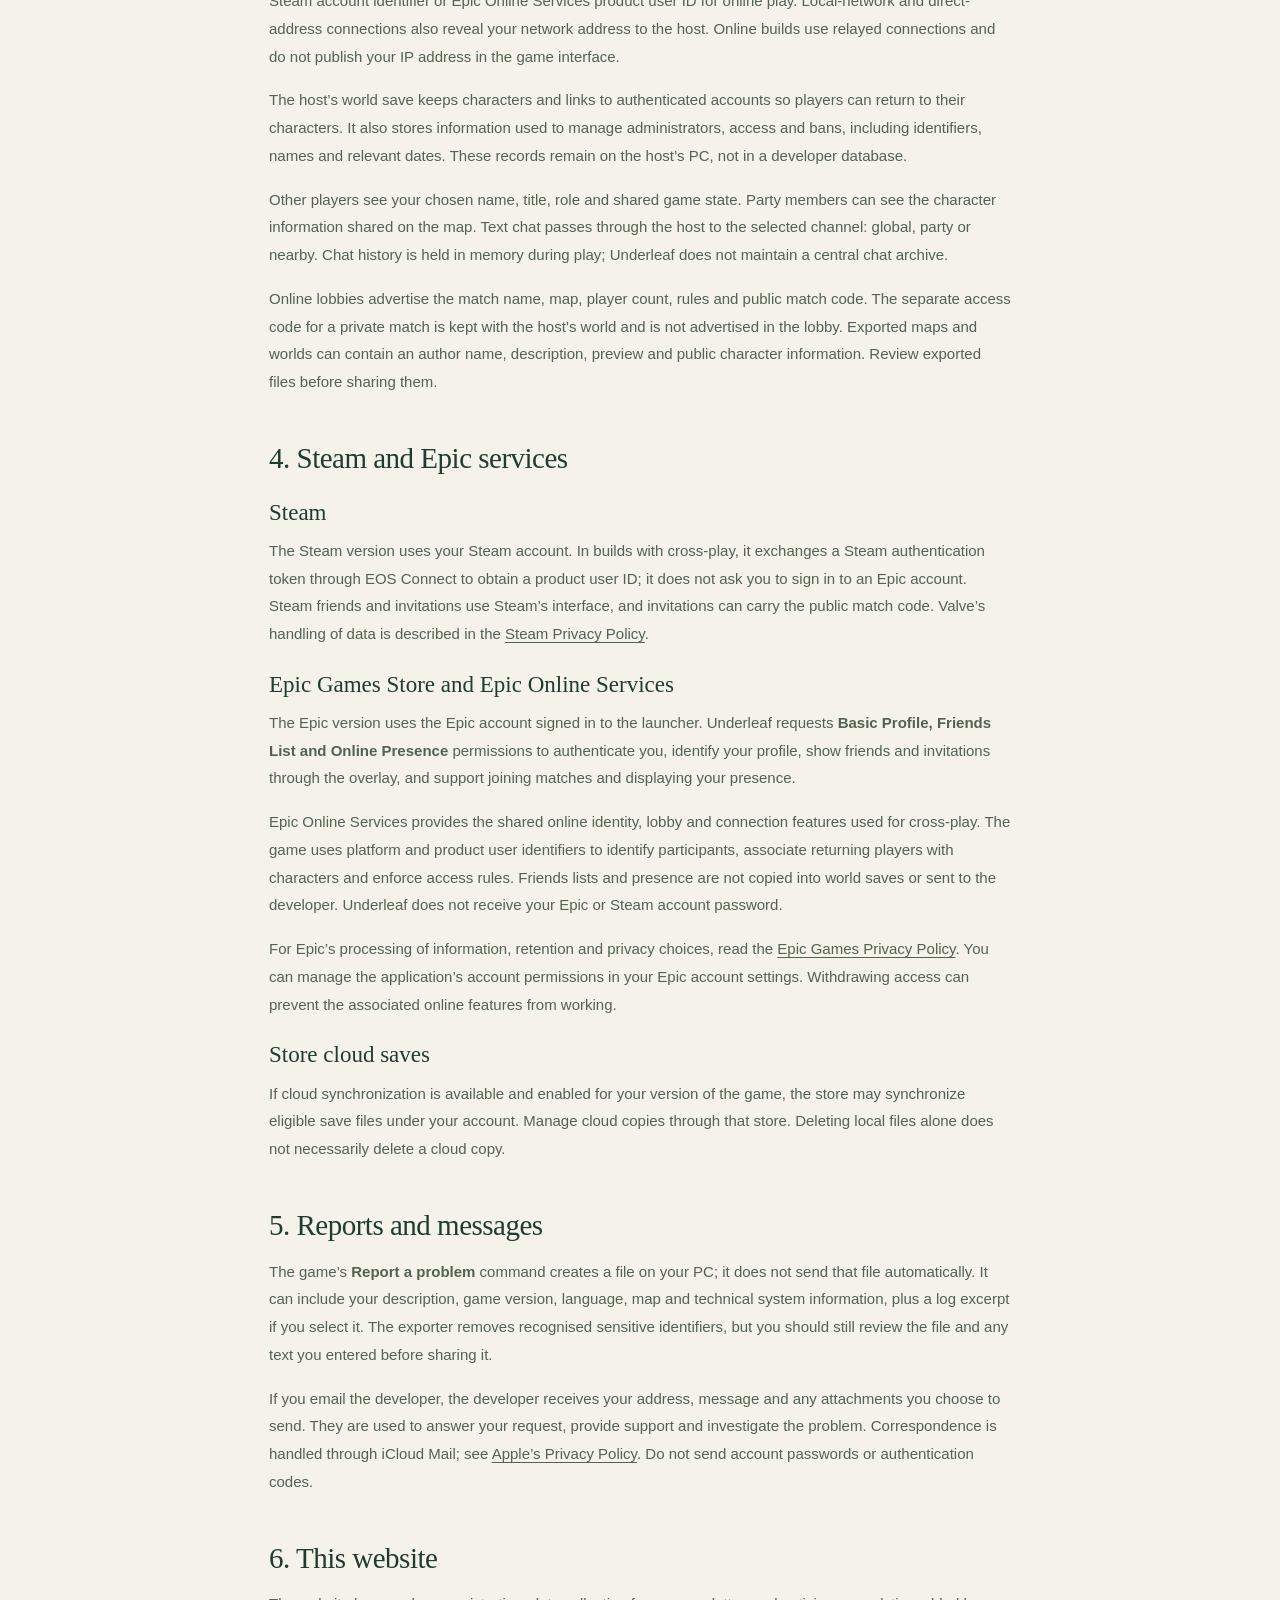
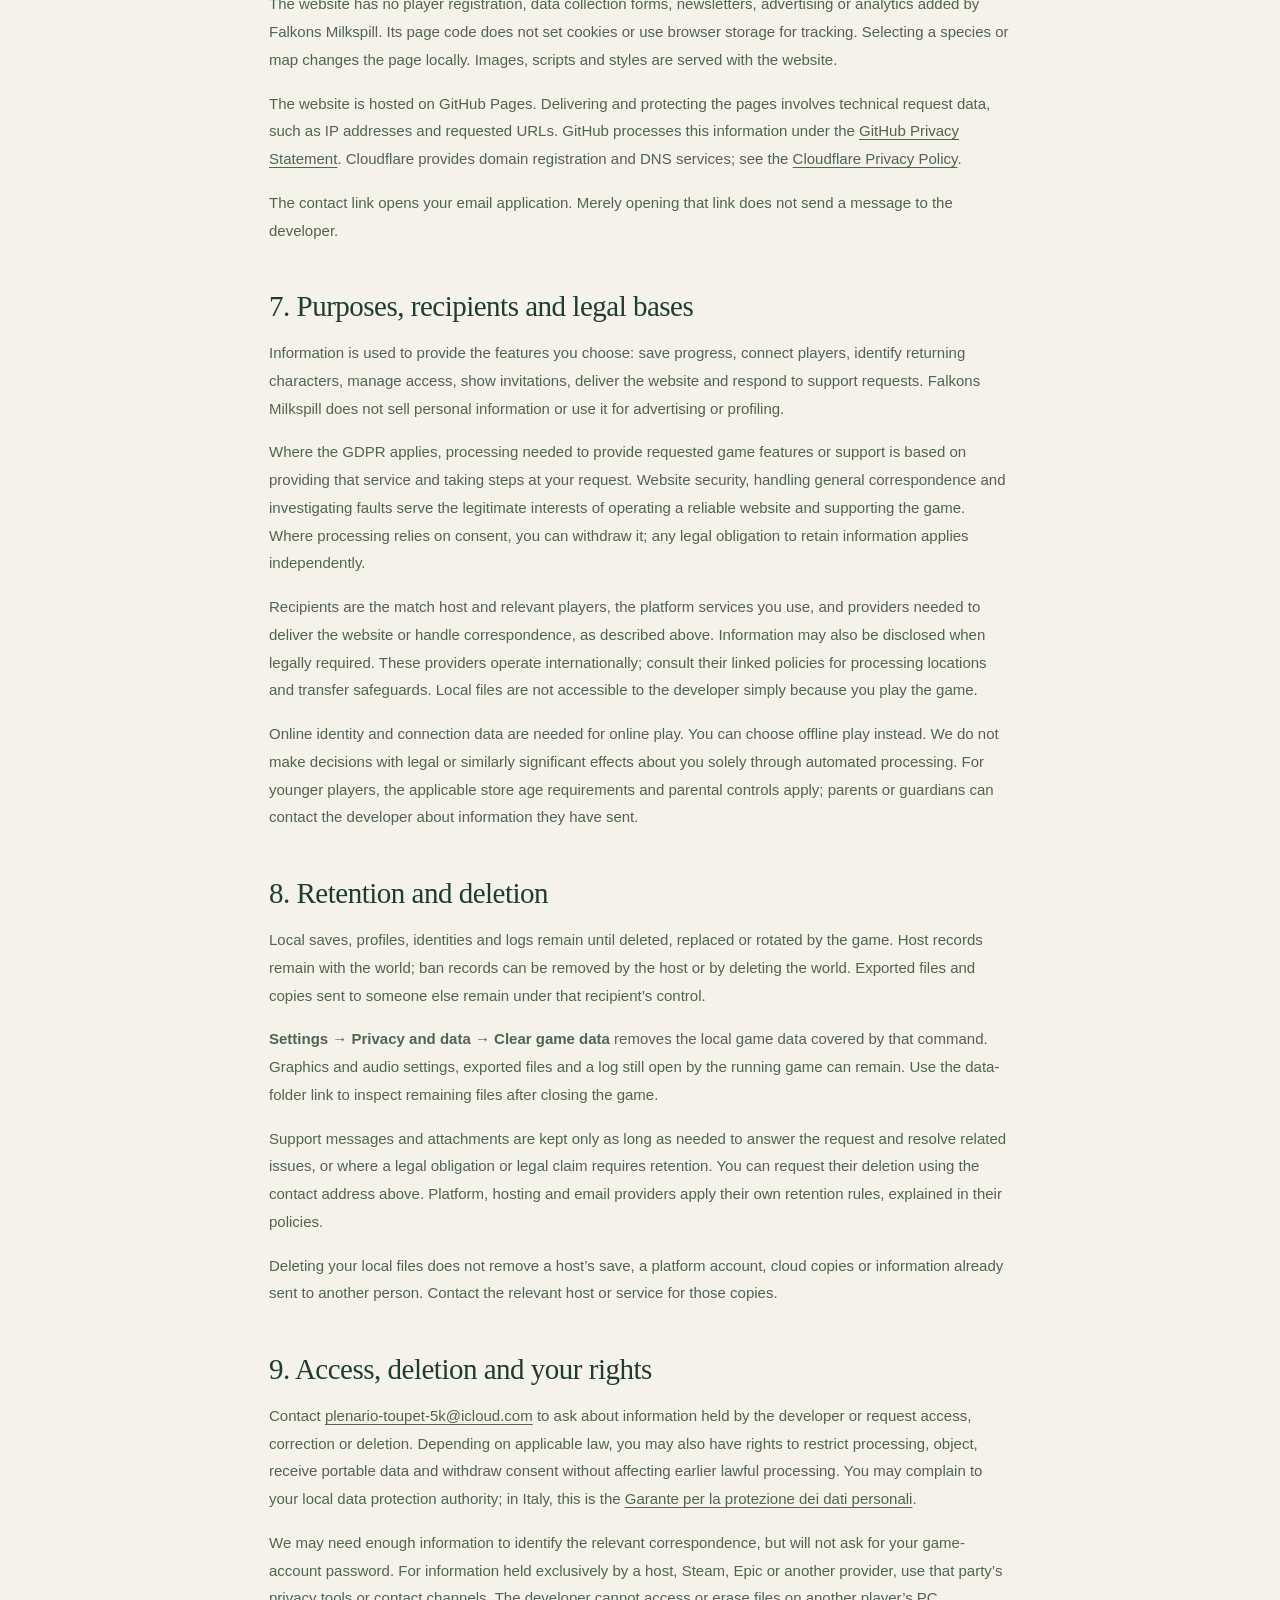
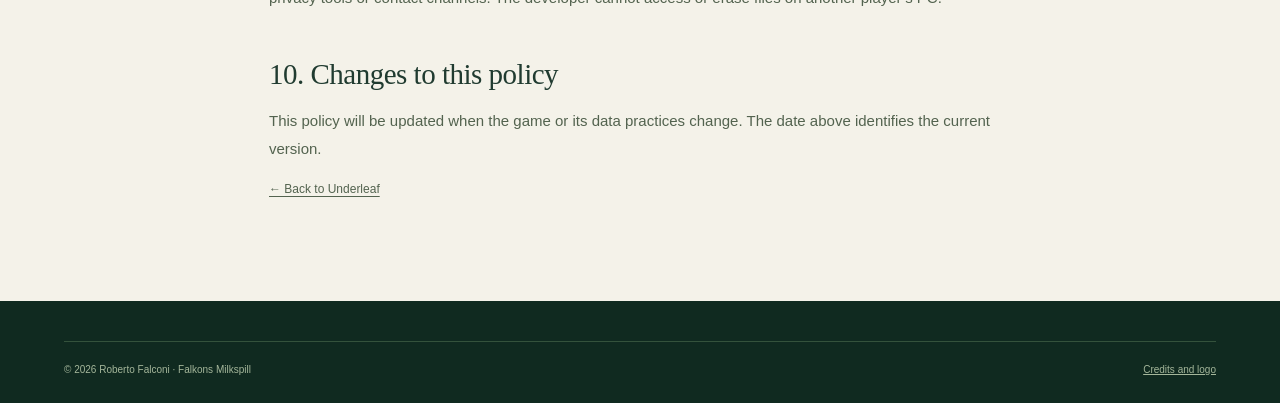
<file: privacy/index.html>
<!doctype html><html lang="en"><head><meta charset="utf-8"><meta name="viewport" content="width=device-width, initial-scale=1"><title>Privacy and data — Underleaf | Falkons Milkspill</title><meta name="description" content="Privacy policy for Underleaf and Falkons Milkspill: local saves, multiplayer, Steam and Epic services, website hosting and your data rights."><link rel="icon" href="/assets/underleaf-favicon.svg" type="image/svg+xml"><link rel="apple-touch-icon" href="/assets/apple-touch-icon.png"><link rel="stylesheet" href="/styles.css"><link rel="canonical" href="https://falkonsmilkspill.com/privacy/"><link rel="alternate" hreflang="en" href="https://falkonsmilkspill.com/privacy/"><link rel="alternate" hreflang="it" href="https://falkonsmilkspill.com/it/privacy/"><link rel="alternate" hreflang="x-default" href="https://falkonsmilkspill.com/privacy/"></head><body><a class="skip" href="#main">Skip to content</a><header class="site-header"><a class="brand" href="/"><img src="/assets/underleaf-icon-192.png" alt="" width="38" height="38"><span>underleaf</span></a><nav aria-label="Navigation"><a href="/">The game</a><a href="/#contatti">Contact</a><a href="/credits/">Credits</a></nav><nav class="language-switch" aria-label="Language"><a href="/privacy/" lang="en" hreflang="en" aria-current="page">English</a><a href="/it/privacy/" lang="it" hreflang="it">Italiano</a></nav></header><main id="main" class="document">
<span class="eyebrow">Falkons Milkspill / Privacy policy</span>
<h1>Privacy and data</h1>
<p class="small">Last updated: 29 October 2026</p>
<p>This policy explains what information Underleaf and this website handle, where it is kept, who receives it and how you can exercise your rights.</p>
<div class="notice"><strong>No central player database.</strong><p>Falkons Milkspill does not run official game servers or a player account service, and does not collect gameplay data for analytics, advertising or profiling. Your game data stays on your PC and, in multiplayer, on the host’s PC. Online features use Steam and Epic services. Information reaches the developer directly when you choose to send it, for example in an email.</p></div>
<nav aria-label="Privacy policy contents"><ol>
<li><a href="#who">Who is responsible</a></li><li><a href="#pc">Information on your PC</a></li><li><a href="#together">Playing with others</a></li><li><a href="#online">Steam and Epic services</a></li><li><a href="#reports">Reports and messages</a></li><li><a href="#website">This website</a></li><li><a href="#purposes">Purposes and legal bases</a></li><li><a href="#retention">Retention and deletion</a></li><li><a href="#rights">Your rights</a></li><li><a href="#changes">Changes to this policy</a></li>
</ol></nav>
<h2 id="who">1. Who is responsible</h2>
<p>Underleaf is developed and published by <strong>Roberto Falconi</strong> under the name <strong>Falkons Milkspill</strong>. Roberto Falconi is the data controller for personal information processed by the developer in operating this website and responding to messages.</p>
<p>For privacy questions and requests, email <a href="mailto:plenario-toupet-5k@icloud.com">plenario-toupet-5k@icloud.com</a>. This policy covers the game and the official website at <a href="https://falkonsmilkspill.com">falkonsmilkspill.com</a>.</p>
<h2 id="pc">2. Information on your PC</h2>
<p>The game saves your chosen name and title, profile, progress, statistics, discoveries, worlds, characters, custom maps, preferences and recent connections on your PC. Local identifiers and keys let a world recognise your characters; a derived identifier helps recognise the local device. The game also creates diagnostic logs and crash files.</p>
<p>These files are not automatically sent to the developer. You can open the game’s data folder from <strong>Settings → Privacy and data</strong>. Files you export remain wherever you choose to save them.</p>
<h2 id="together">3. Playing with others</h2>
<p>A player hosts each multiplayer match on their own PC. The host receives the information needed to connect and play: your chosen name and title, your character’s public identity and game state, and an authenticated Steam account identifier or Epic Online Services product user ID for online play. Local-network and direct-address connections also reveal your network address to the host. Online builds use relayed connections and do not publish your IP address in the game interface.</p>
<p>The host’s world save keeps characters and links to authenticated accounts so players can return to their characters. It also stores information used to manage administrators, access and bans, including identifiers, names and relevant dates. These records remain on the host’s PC, not in a developer database.</p>
<p>Other players see your chosen name, title, role and shared game state. Party members can see the character information shared on the map. Text chat passes through the host to the selected channel: global, party or nearby. Chat history is held in memory during play; Underleaf does not maintain a central chat archive.</p>
<p>Online lobbies advertise the match name, map, player count, rules and public match code. The separate access code for a private match is kept with the host’s world and is not advertised in the lobby. Exported maps and worlds can contain an author name, description, preview and public character information. Review exported files before sharing them.</p>
<h2 id="online">4. Steam and Epic services</h2>
<h3>Steam</h3>
<p>The Steam version uses your Steam account. In builds with cross-play, it exchanges a Steam authentication token through EOS Connect to obtain a product user ID; it does not ask you to sign in to an Epic account. Steam friends and invitations use Steam’s interface, and invitations can carry the public match code. Valve’s handling of data is described in the <a href="https://store.steampowered.com/privacy_agreement/">Steam Privacy Policy</a>.</p>
<h3>Epic Games Store and Epic Online Services</h3>
<p>The Epic version uses the Epic account signed in to the launcher. Underleaf requests <strong>Basic Profile, Friends List and Online Presence</strong> permissions to authenticate you, identify your profile, show friends and invitations through the overlay, and support joining matches and displaying your presence.</p>
<p>Epic Online Services provides the shared online identity, lobby and connection features used for cross-play. The game uses platform and product user identifiers to identify participants, associate returning players with characters and enforce access rules. Friends lists and presence are not copied into world saves or sent to the developer. Underleaf does not receive your Epic or Steam account password.</p>
<p>For Epic’s processing of information, retention and privacy choices, read the <a href="https://legal.epicgames.com/epicgames/privacy-policy">Epic Games Privacy Policy</a>. You can manage the application’s account permissions in your Epic account settings. Withdrawing access can prevent the associated online features from working.</p>
<h3>Store cloud saves</h3>
<p>If cloud synchronization is available and enabled for your version of the game, the store may synchronize eligible save files under your account. Manage cloud copies through that store. Deleting local files alone does not necessarily delete a cloud copy.</p>
<h2 id="reports">5. Reports and messages</h2>
<p>The game’s <strong>Report a problem</strong> command creates a file on your PC; it does not send that file automatically. It can include your description, game version, language, map and technical system information, plus a log excerpt if you select it. The exporter removes recognised sensitive identifiers, but you should still review the file and any text you entered before sharing it.</p>
<p>If you email the developer, the developer receives your address, message and any attachments you choose to send. They are used to answer your request, provide support and investigate the problem. Correspondence is handled through iCloud Mail; see <a href="https://www.apple.com/legal/privacy/">Apple’s Privacy Policy</a>. Do not send account passwords or authentication codes.</p>
<h2 id="website">6. This website</h2>
<p>The website has no player registration, data collection forms, newsletters, advertising or analytics added by Falkons Milkspill. Its page code does not set cookies or use browser storage for tracking. Selecting a species or map changes the page locally. Images, scripts and styles are served with the website.</p>
<p>The website is hosted on GitHub Pages. Delivering and protecting the pages involves technical request data, such as IP addresses and requested URLs. GitHub processes this information under the <a href="https://docs.github.com/en/site-policy/privacy-policies/github-general-privacy-statement">GitHub Privacy Statement</a>. Cloudflare provides domain registration and DNS services; see the <a href="https://www.cloudflare.com/privacypolicy/">Cloudflare Privacy Policy</a>.</p>
<p>The contact link opens your email application. Merely opening that link does not send a message to the developer.</p>
<h2 id="purposes">7. Purposes, recipients and legal bases</h2>
<p>Information is used to provide the features you choose: save progress, connect players, identify returning characters, manage access, show invitations, deliver the website and respond to support requests. Falkons Milkspill does not sell personal information or use it for advertising or profiling.</p>
<p>Where the GDPR applies, processing needed to provide requested game features or support is based on providing that service and taking steps at your request. Website security, handling general correspondence and investigating faults serve the legitimate interests of operating a reliable website and supporting the game. Where processing relies on consent, you can withdraw it; any legal obligation to retain information applies independently.</p>
<p>Recipients are the match host and relevant players, the platform services you use, and providers needed to deliver the website or handle correspondence, as described above. Information may also be disclosed when legally required. These providers operate internationally; consult their linked policies for processing locations and transfer safeguards. Local files are not accessible to the developer simply because you play the game.</p>
<p>Online identity and connection data are needed for online play. You can choose offline play instead. We do not make decisions with legal or similarly significant effects about you solely through automated processing. For younger players, the applicable store age requirements and parental controls apply; parents or guardians can contact the developer about information they have sent.</p>
<h2 id="retention">8. Retention and deletion</h2>
<p>Local saves, profiles, identities and logs remain until deleted, replaced or rotated by the game. Host records remain with the world; ban records can be removed by the host or by deleting the world. Exported files and copies sent to someone else remain under that recipient’s control.</p>
<p><strong>Settings → Privacy and data → Clear game data</strong> removes the local game data covered by that command. Graphics and audio settings, exported files and a log still open by the running game can remain. Use the data-folder link to inspect remaining files after closing the game.</p>
<p>Support messages and attachments are kept only as long as needed to answer the request and resolve related issues, or where a legal obligation or legal claim requires retention. You can request their deletion using the contact address above. Platform, hosting and email providers apply their own retention rules, explained in their policies.</p>
<p>Deleting your local files does not remove a host’s save, a platform account, cloud copies or information already sent to another person. Contact the relevant host or service for those copies.</p>
<h2 id="rights">9. Access, deletion and your rights</h2>
<p>Contact <a href="mailto:plenario-toupet-5k@icloud.com">plenario-toupet-5k@icloud.com</a> to ask about information held by the developer or request access, correction or deletion. Depending on applicable law, you may also have rights to restrict processing, object, receive portable data and withdraw consent without affecting earlier lawful processing. You may complain to your local data protection authority; in Italy, this is the <a href="https://www.garanteprivacy.it/">Garante per la protezione dei dati personali</a>.</p>
<p>We may need enough information to identify the relevant correspondence, but will not ask for your game-account password. For information held exclusively by a host, Steam, Epic or another provider, use that party’s privacy tools or contact channels. The developer cannot access or erase files on another player’s PC.</p>
<h2 id="changes">10. Changes to this policy</h2>
<p>This policy will be updated when the game or its data practices change. The date above identifies the current version.</p>
<p class="small"><a href="/">← Back to Underleaf</a></p>
</main><footer class="site-footer"><div class="wrap footer-bottom"><span>© 2026 Roberto Falconi · Falkons Milkspill</span><a href="/credits/">Credits and logo</a></div></footer></body></html>
</file>
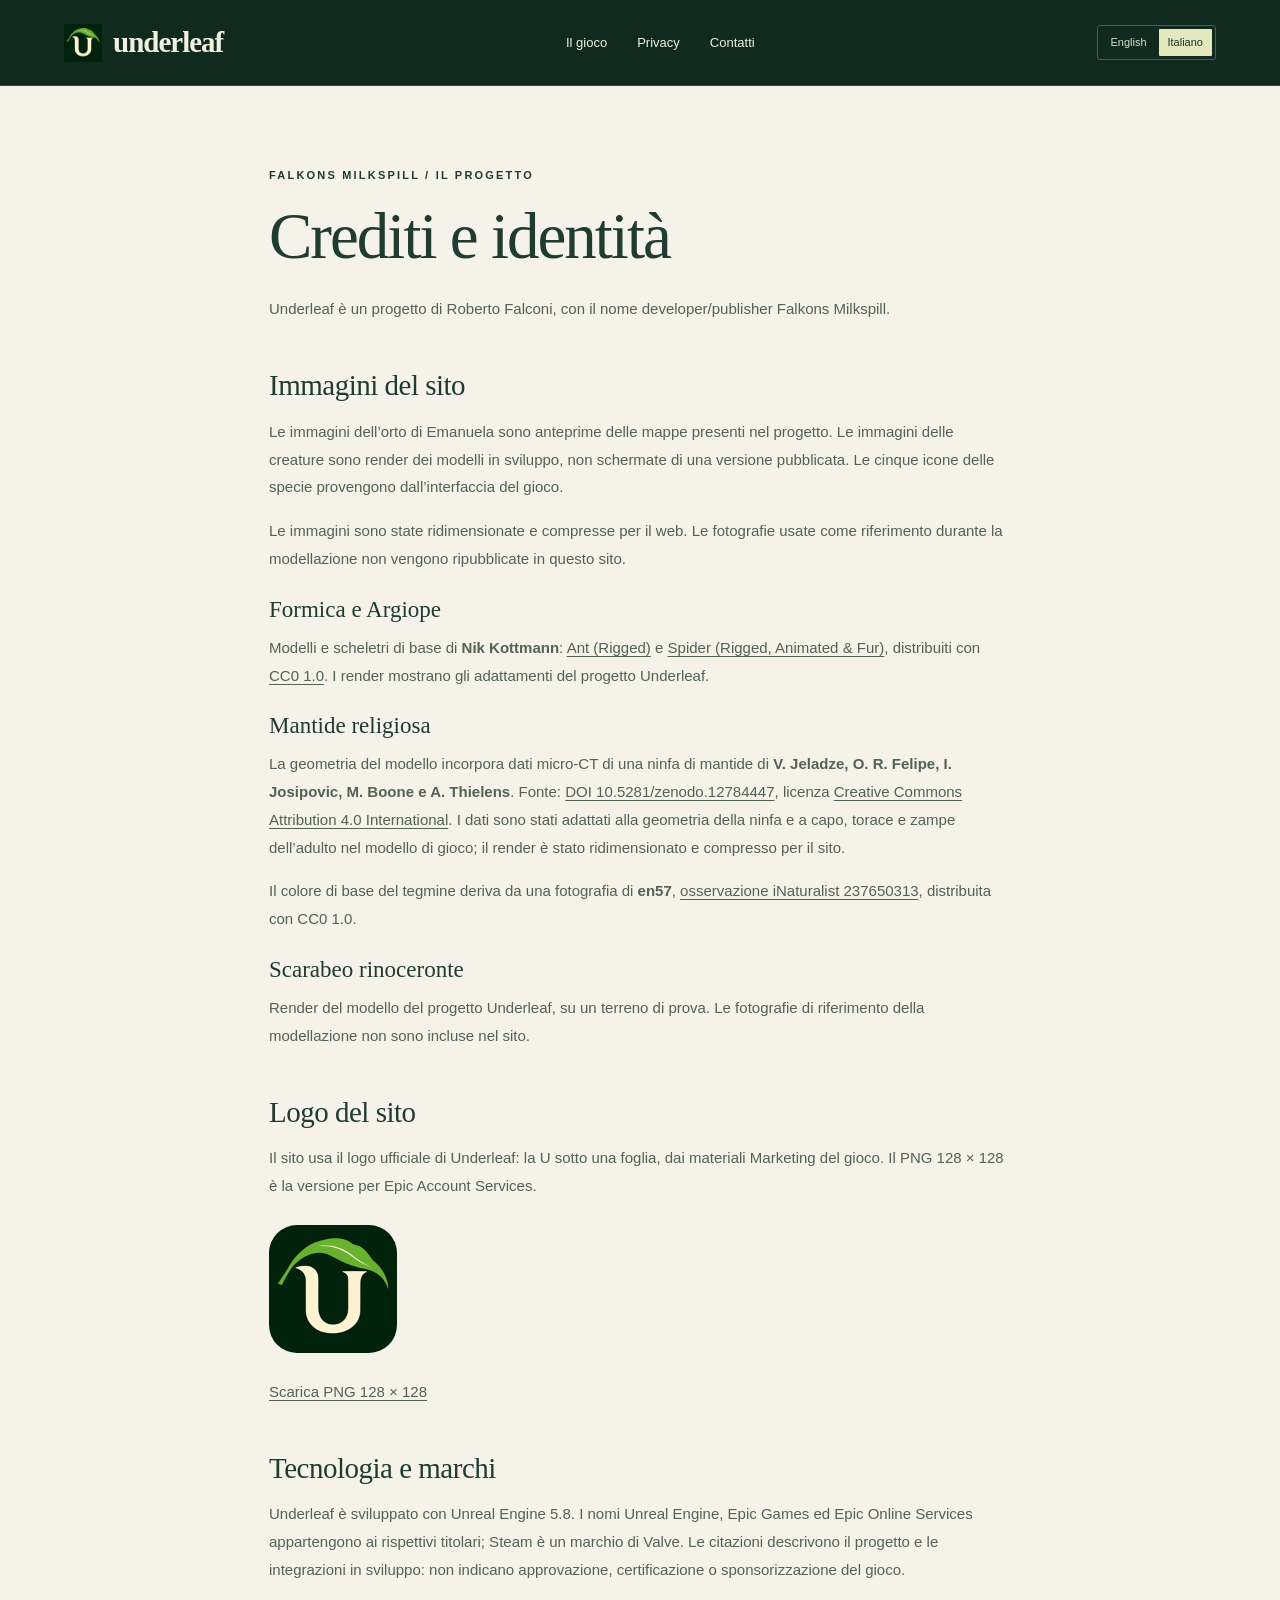
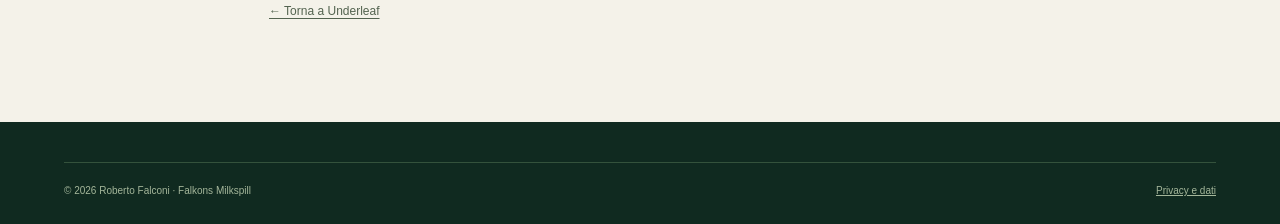
<file: it/credits/index.html>
<!doctype html><html lang="it"><head><meta charset="utf-8"><meta name="viewport" content="width=device-width, initial-scale=1"><title>Crediti e logo — Underleaf | Falkons Milkspill</title><meta name="description" content="Fonti e attribuzioni delle immagini di Underleaf, con il logo ufficiale di Underleaf."><link rel="icon" href="/assets/underleaf-favicon.svg" type="image/svg+xml"><link rel="apple-touch-icon" href="/assets/apple-touch-icon.png"><link rel="stylesheet" href="/styles.css"><link rel="canonical" href="https://falkonsmilkspill.com/it/credits/"><link rel="alternate" hreflang="en" href="https://falkonsmilkspill.com/credits/"><link rel="alternate" hreflang="it" href="https://falkonsmilkspill.com/it/credits/"><link rel="alternate" hreflang="x-default" href="https://falkonsmilkspill.com/credits/"></head><body><a class="skip" href="#main">Vai al contenuto</a><header class="site-header"><a class="brand" href="/it/"><img src="/assets/underleaf-icon-192.png" alt="" width="38" height="38"><span>underleaf</span></a><nav aria-label="Navigazione"><a href="/it/">Il gioco</a><a href="/it/privacy/">Privacy</a><a href="/it/#contatti">Contatti</a></nav><nav class="language-switch" aria-label="Lingua"><a href="/credits/" lang="en" hreflang="en">English</a><a href="/it/credits/" lang="it" hreflang="it" aria-current="page">Italiano</a></nav></header><main id="main" class="document"><span class="eyebrow">Falkons Milkspill / Il progetto</span><h1>Crediti e identità</h1><p>Underleaf è un progetto di Roberto Falconi, con il nome developer/publisher Falkons Milkspill.</p><h2>Immagini del sito</h2><p>Le immagini dell’orto di Emanuela sono anteprime delle mappe presenti nel progetto. Le immagini delle creature sono render dei modelli in sviluppo, non schermate di una versione pubblicata. Le cinque icone delle specie provengono dall’interfaccia del gioco.</p><p>Le immagini sono state ridimensionate e compresse per il web. Le fotografie usate come riferimento durante la modellazione non vengono ripubblicate in questo sito.</p><h3>Formica e Argiope</h3><p>Modelli e scheletri di base di <strong>Nik Kottmann</strong>: <a href="https://www.blenderkit.com/asset-gallery-detail/964f0467-cf98-4176-abdc-a69d1ffe7c32/">Ant (Rigged)</a> e <a href="https://www.blenderkit.com/asset-gallery-detail/0d9422aa-c41d-4e15-a1dc-3ac2922d6cd0/">Spider (Rigged, Animated &amp; Fur)</a>, distribuiti con <a href="https://creativecommons.org/publicdomain/zero/1.0/">CC0 1.0</a>. I render mostrano gli adattamenti del progetto Underleaf.</p><h3>Mantide religiosa</h3><p>La geometria del modello incorpora dati micro-CT di una ninfa di mantide di <strong>V. Jeladze, O. R. Felipe, I. Josipovic, M. Boone e A. Thielens</strong>. Fonte: <a href="https://zenodo.org/records/12784447">DOI 10.5281/zenodo.12784447</a>, licenza <a href="https://creativecommons.org/licenses/by/4.0/">Creative Commons Attribution 4.0 International</a>. I dati sono stati adattati alla geometria della ninfa e a capo, torace e zampe dell’adulto nel modello di gioco; il render è stato ridimensionato e compresso per il sito.</p><p>Il colore di base del tegmine deriva da una fotografia di <strong>en57</strong>, <a href="https://www.inaturalist.org/observations/237650313">osservazione iNaturalist 237650313</a>, distribuita con CC0 1.0.</p><h3>Scarabeo rinoceronte</h3><p>Render del modello del progetto Underleaf, su un terreno di prova. Le fotografie di riferimento della modellazione non sono incluse nel sito.</p><h2>Logo del sito</h2><p>Il sito usa il logo ufficiale di Underleaf: la U sotto una foglia, dai materiali Marketing del gioco. Il PNG 128 × 128 è la versione per Epic Account Services.</p><img class="logo-preview" src="/assets/underleaf-icon-192.png" alt="Logo Underleaf: lettera U sotto una foglia" width="128" height="128"><p><a href="/assets/underleaf-logo-128.png" download>Scarica PNG 128 × 128</a></p><h2>Tecnologia e marchi</h2><p>Underleaf è sviluppato con Unreal Engine 5.8. I nomi Unreal Engine, Epic Games ed Epic Online Services appartengono ai rispettivi titolari; Steam è un marchio di Valve. Le citazioni descrivono il progetto e le integrazioni in sviluppo: non indicano approvazione, certificazione o sponsorizzazione del gioco.</p><p class="small"><a href="/it/">← Torna a Underleaf</a></p></main><footer class="site-footer"><div class="wrap footer-bottom"><span>© 2026 Roberto Falconi · Falkons Milkspill</span><a href="/it/privacy/">Privacy e dati</a></div></footer></body></html>
</file>
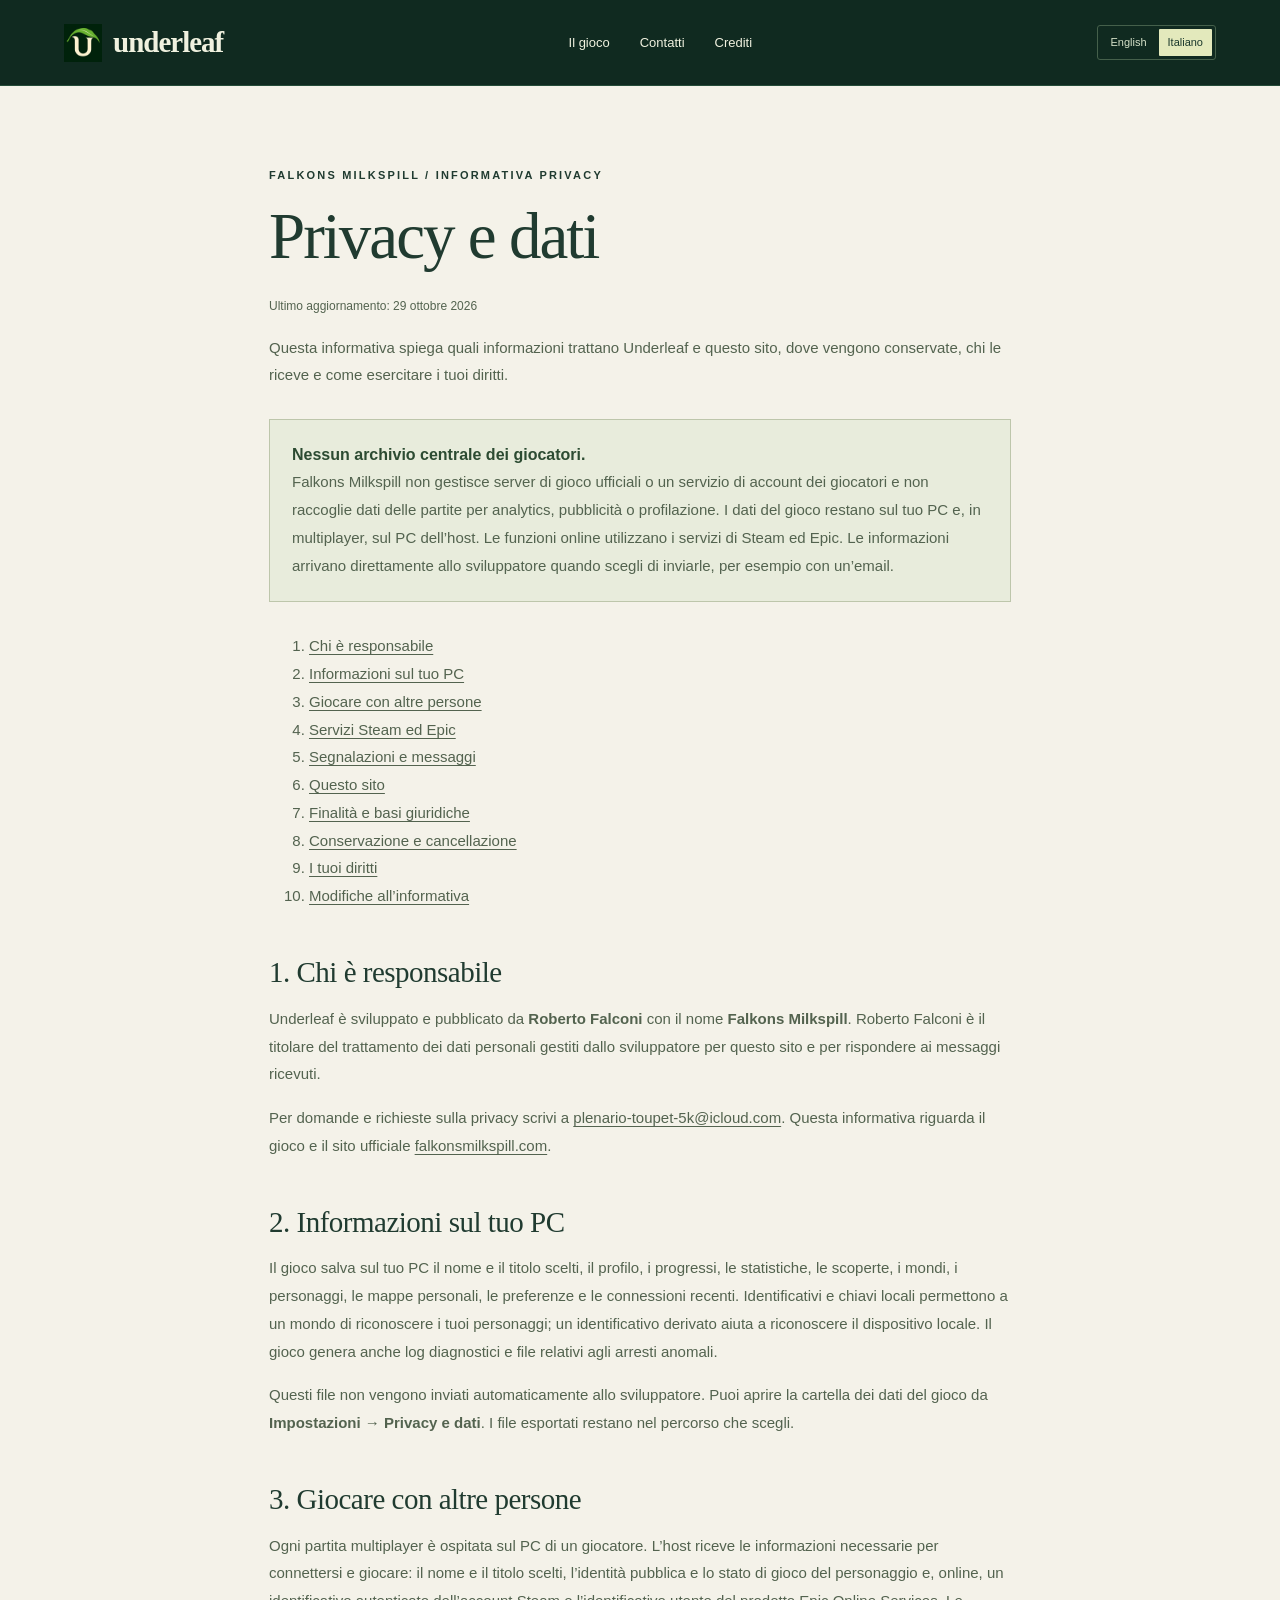
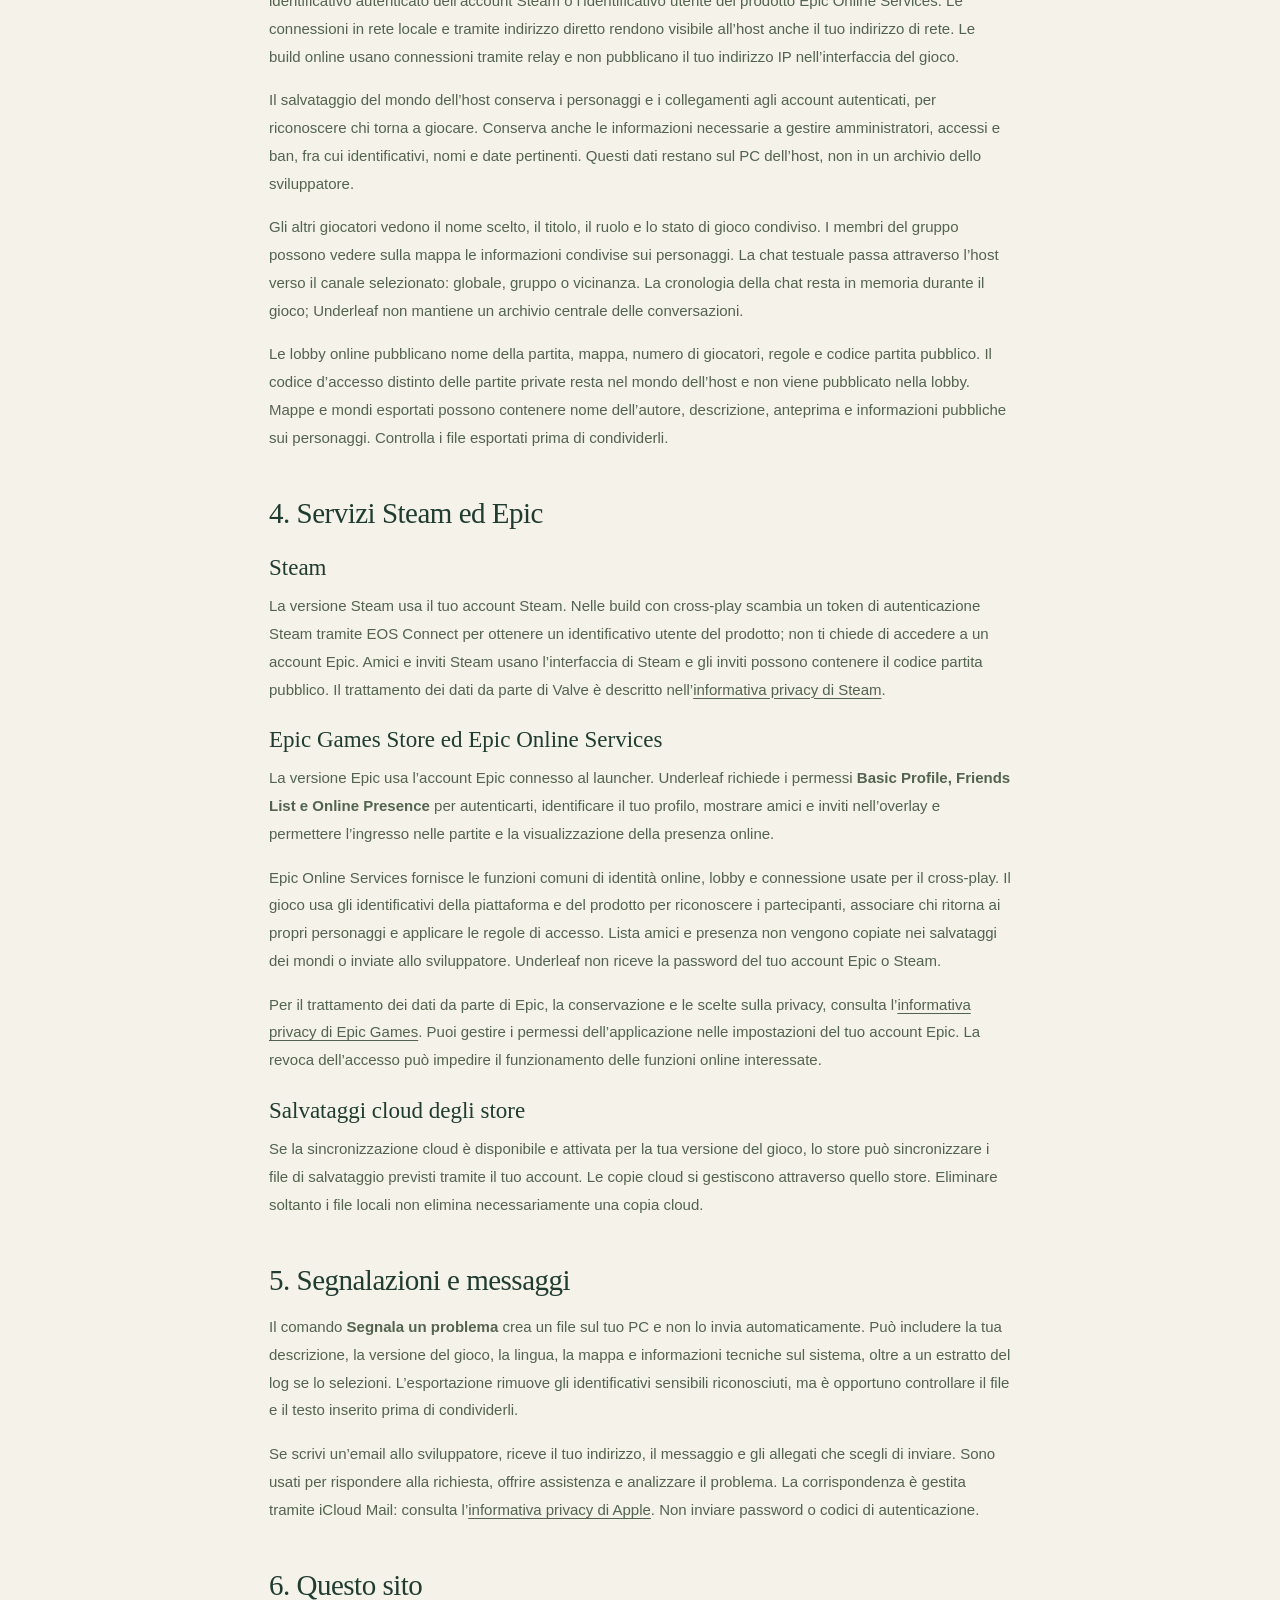
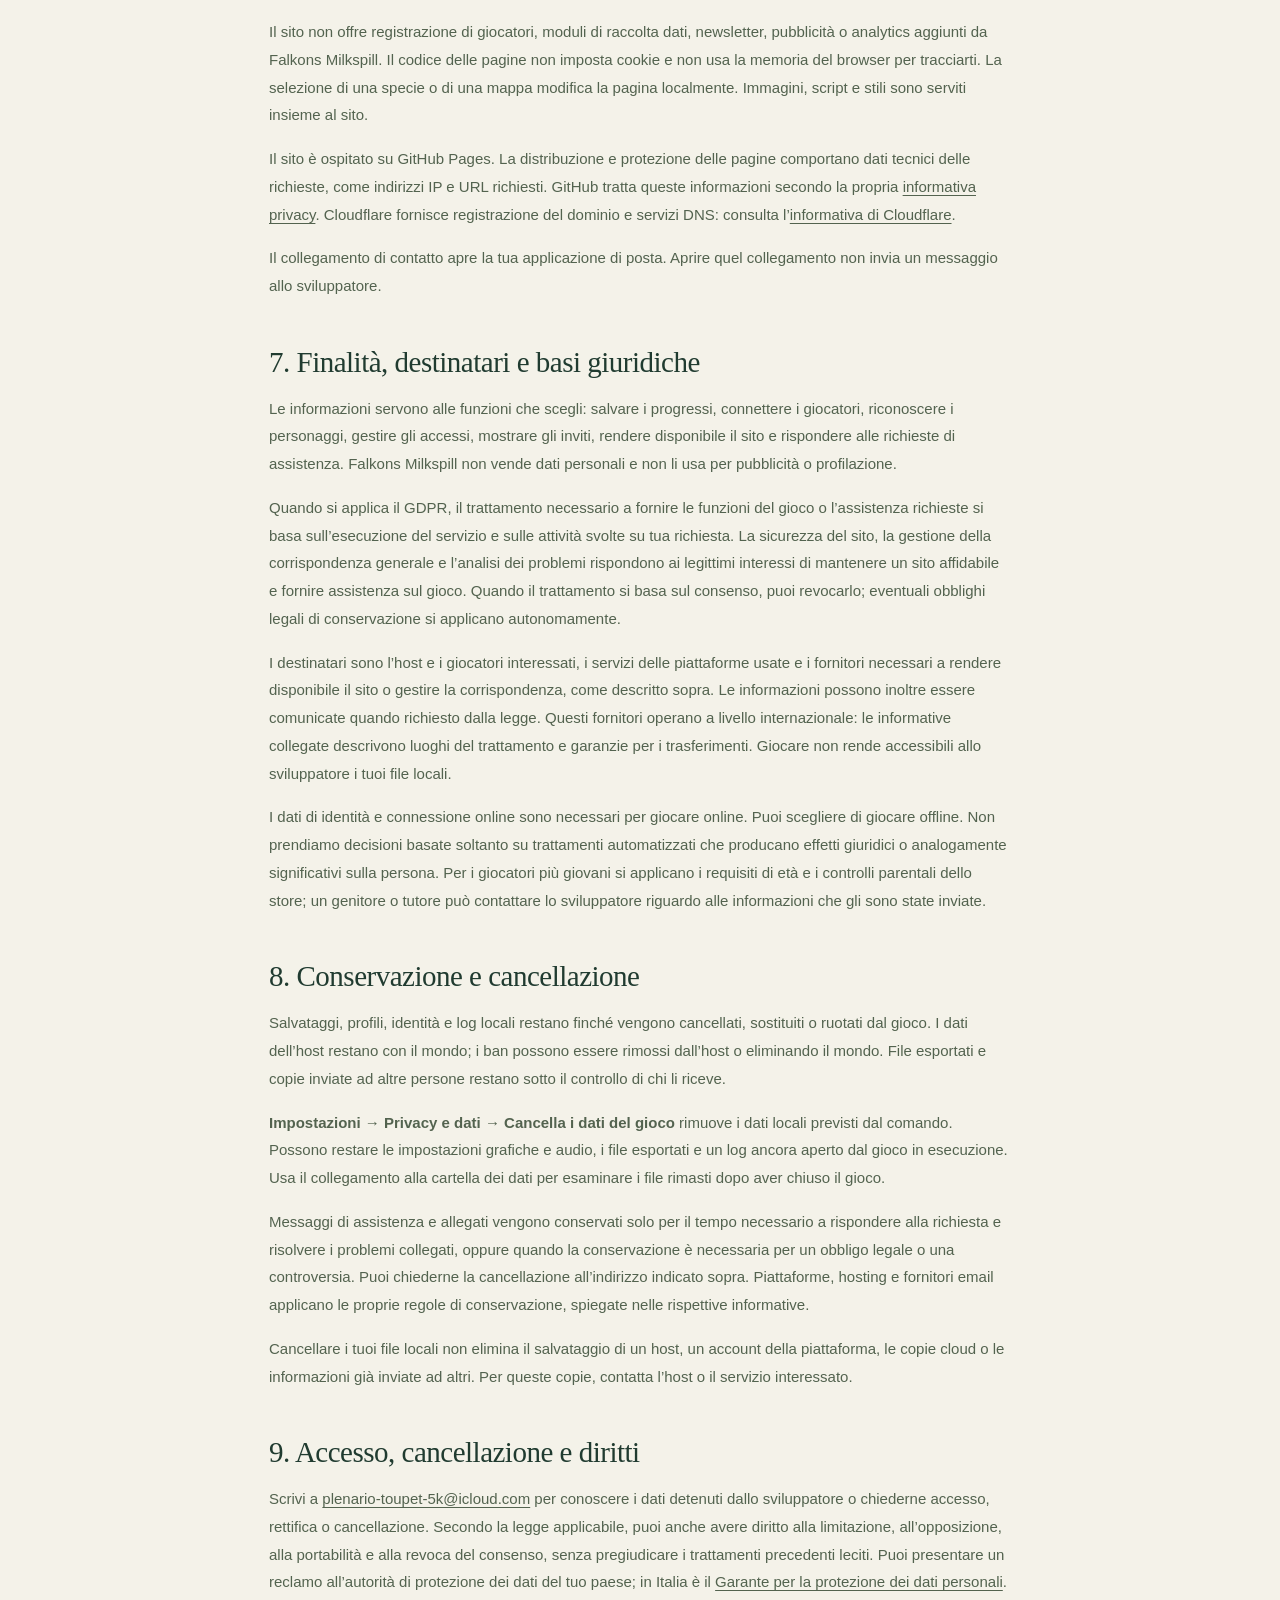
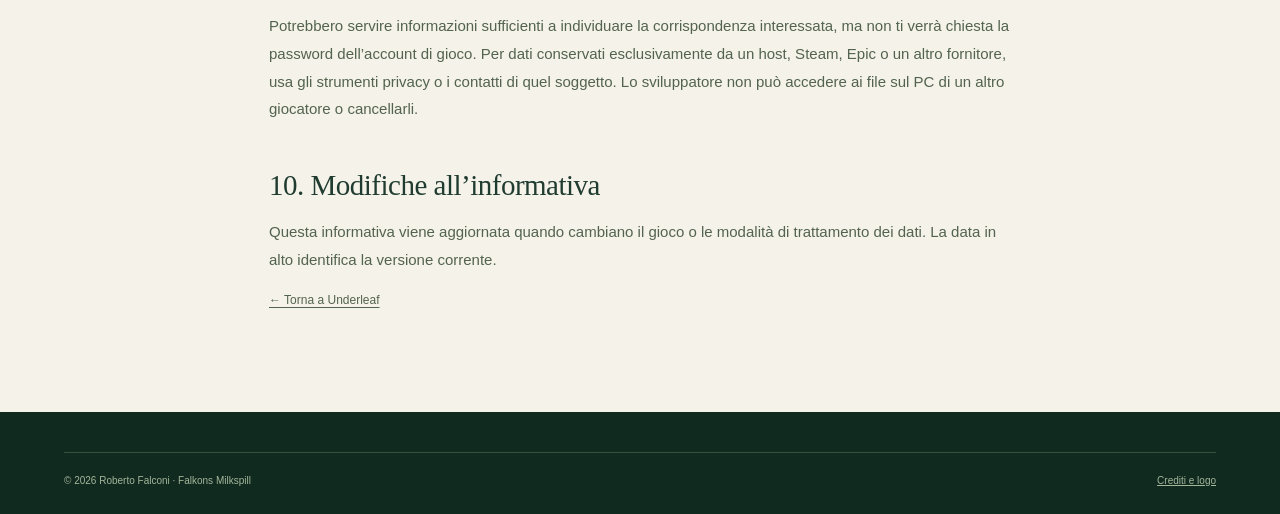
<file: it/privacy/index.html>
<!doctype html><html lang="it"><head><meta charset="utf-8"><meta name="viewport" content="width=device-width, initial-scale=1"><title>Privacy e dati — Underleaf | Falkons Milkspill</title><meta name="description" content="Informativa privacy di Underleaf e Falkons Milkspill: salvataggi locali, multiplayer, servizi Steam ed Epic, hosting del sito e diritti sui dati."><link rel="icon" href="/assets/underleaf-favicon.svg" type="image/svg+xml"><link rel="apple-touch-icon" href="/assets/apple-touch-icon.png"><link rel="stylesheet" href="/styles.css"><link rel="canonical" href="https://falkonsmilkspill.com/it/privacy/"><link rel="alternate" hreflang="en" href="https://falkonsmilkspill.com/privacy/"><link rel="alternate" hreflang="it" href="https://falkonsmilkspill.com/it/privacy/"><link rel="alternate" hreflang="x-default" href="https://falkonsmilkspill.com/privacy/"></head><body><a class="skip" href="#main">Vai al contenuto</a><header class="site-header"><a class="brand" href="/it/"><img src="/assets/underleaf-icon-192.png" alt="" width="38" height="38"><span>underleaf</span></a><nav aria-label="Navigazione"><a href="/it/">Il gioco</a><a href="/it/#contatti">Contatti</a><a href="/it/credits/">Crediti</a></nav><nav class="language-switch" aria-label="Lingua"><a href="/privacy/" lang="en" hreflang="en">English</a><a href="/it/privacy/" lang="it" hreflang="it" aria-current="page">Italiano</a></nav></header><main id="main" class="document">
<span class="eyebrow">Falkons Milkspill / Informativa privacy</span>
<h1>Privacy e dati</h1>
<p class="small">Ultimo aggiornamento: 29 ottobre 2026</p>
<p>Questa informativa spiega quali informazioni trattano Underleaf e questo sito, dove vengono conservate, chi le riceve e come esercitare i tuoi diritti.</p>
<div class="notice"><strong>Nessun archivio centrale dei giocatori.</strong><p>Falkons Milkspill non gestisce server di gioco ufficiali o un servizio di account dei giocatori e non raccoglie dati delle partite per analytics, pubblicità o profilazione. I dati del gioco restano sul tuo PC e, in multiplayer, sul PC dell’host. Le funzioni online utilizzano i servizi di Steam ed Epic. Le informazioni arrivano direttamente allo sviluppatore quando scegli di inviarle, per esempio con un’email.</p></div>
<nav aria-label="Indice dell’informativa privacy"><ol>
<li><a href="#who">Chi è responsabile</a></li><li><a href="#pc">Informazioni sul tuo PC</a></li><li><a href="#together">Giocare con altre persone</a></li><li><a href="#online">Servizi Steam ed Epic</a></li><li><a href="#reports">Segnalazioni e messaggi</a></li><li><a href="#website">Questo sito</a></li><li><a href="#purposes">Finalità e basi giuridiche</a></li><li><a href="#retention">Conservazione e cancellazione</a></li><li><a href="#rights">I tuoi diritti</a></li><li><a href="#changes">Modifiche all’informativa</a></li>
</ol></nav>
<h2 id="who">1. Chi è responsabile</h2>
<p>Underleaf è sviluppato e pubblicato da <strong>Roberto Falconi</strong> con il nome <strong>Falkons Milkspill</strong>. Roberto Falconi è il titolare del trattamento dei dati personali gestiti dallo sviluppatore per questo sito e per rispondere ai messaggi ricevuti.</p>
<p>Per domande e richieste sulla privacy scrivi a <a href="mailto:plenario-toupet-5k@icloud.com">plenario-toupet-5k@icloud.com</a>. Questa informativa riguarda il gioco e il sito ufficiale <a href="https://falkonsmilkspill.com">falkonsmilkspill.com</a>.</p>
<h2 id="pc">2. Informazioni sul tuo PC</h2>
<p>Il gioco salva sul tuo PC il nome e il titolo scelti, il profilo, i progressi, le statistiche, le scoperte, i mondi, i personaggi, le mappe personali, le preferenze e le connessioni recenti. Identificativi e chiavi locali permettono a un mondo di riconoscere i tuoi personaggi; un identificativo derivato aiuta a riconoscere il dispositivo locale. Il gioco genera anche log diagnostici e file relativi agli arresti anomali.</p>
<p>Questi file non vengono inviati automaticamente allo sviluppatore. Puoi aprire la cartella dei dati del gioco da <strong>Impostazioni → Privacy e dati</strong>. I file esportati restano nel percorso che scegli.</p>
<h2 id="together">3. Giocare con altre persone</h2>
<p>Ogni partita multiplayer è ospitata sul PC di un giocatore. L’host riceve le informazioni necessarie per connettersi e giocare: il nome e il titolo scelti, l’identità pubblica e lo stato di gioco del personaggio e, online, un identificativo autenticato dell’account Steam o l’identificativo utente del prodotto Epic Online Services. Le connessioni in rete locale e tramite indirizzo diretto rendono visibile all’host anche il tuo indirizzo di rete. Le build online usano connessioni tramite relay e non pubblicano il tuo indirizzo IP nell’interfaccia del gioco.</p>
<p>Il salvataggio del mondo dell’host conserva i personaggi e i collegamenti agli account autenticati, per riconoscere chi torna a giocare. Conserva anche le informazioni necessarie a gestire amministratori, accessi e ban, fra cui identificativi, nomi e date pertinenti. Questi dati restano sul PC dell’host, non in un archivio dello sviluppatore.</p>
<p>Gli altri giocatori vedono il nome scelto, il titolo, il ruolo e lo stato di gioco condiviso. I membri del gruppo possono vedere sulla mappa le informazioni condivise sui personaggi. La chat testuale passa attraverso l’host verso il canale selezionato: globale, gruppo o vicinanza. La cronologia della chat resta in memoria durante il gioco; Underleaf non mantiene un archivio centrale delle conversazioni.</p>
<p>Le lobby online pubblicano nome della partita, mappa, numero di giocatori, regole e codice partita pubblico. Il codice d’accesso distinto delle partite private resta nel mondo dell’host e non viene pubblicato nella lobby. Mappe e mondi esportati possono contenere nome dell’autore, descrizione, anteprima e informazioni pubbliche sui personaggi. Controlla i file esportati prima di condividerli.</p>
<h2 id="online">4. Servizi Steam ed Epic</h2>
<h3>Steam</h3>
<p>La versione Steam usa il tuo account Steam. Nelle build con cross-play scambia un token di autenticazione Steam tramite EOS Connect per ottenere un identificativo utente del prodotto; non ti chiede di accedere a un account Epic. Amici e inviti Steam usano l’interfaccia di Steam e gli inviti possono contenere il codice partita pubblico. Il trattamento dei dati da parte di Valve è descritto nell’<a href="https://store.steampowered.com/privacy_agreement/">informativa privacy di Steam</a>.</p>
<h3>Epic Games Store ed Epic Online Services</h3>
<p>La versione Epic usa l’account Epic connesso al launcher. Underleaf richiede i permessi <strong>Basic Profile, Friends List e Online Presence</strong> per autenticarti, identificare il tuo profilo, mostrare amici e inviti nell’overlay e permettere l’ingresso nelle partite e la visualizzazione della presenza online.</p>
<p>Epic Online Services fornisce le funzioni comuni di identità online, lobby e connessione usate per il cross-play. Il gioco usa gli identificativi della piattaforma e del prodotto per riconoscere i partecipanti, associare chi ritorna ai propri personaggi e applicare le regole di accesso. Lista amici e presenza non vengono copiate nei salvataggi dei mondi o inviate allo sviluppatore. Underleaf non riceve la password del tuo account Epic o Steam.</p>
<p>Per il trattamento dei dati da parte di Epic, la conservazione e le scelte sulla privacy, consulta l’<a href="https://legal.epicgames.com/epicgames/privacy-policy">informativa privacy di Epic Games</a>. Puoi gestire i permessi dell’applicazione nelle impostazioni del tuo account Epic. La revoca dell’accesso può impedire il funzionamento delle funzioni online interessate.</p>
<h3>Salvataggi cloud degli store</h3>
<p>Se la sincronizzazione cloud è disponibile e attivata per la tua versione del gioco, lo store può sincronizzare i file di salvataggio previsti tramite il tuo account. Le copie cloud si gestiscono attraverso quello store. Eliminare soltanto i file locali non elimina necessariamente una copia cloud.</p>
<h2 id="reports">5. Segnalazioni e messaggi</h2>
<p>Il comando <strong>Segnala un problema</strong> crea un file sul tuo PC e non lo invia automaticamente. Può includere la tua descrizione, la versione del gioco, la lingua, la mappa e informazioni tecniche sul sistema, oltre a un estratto del log se lo selezioni. L’esportazione rimuove gli identificativi sensibili riconosciuti, ma è opportuno controllare il file e il testo inserito prima di condividerli.</p>
<p>Se scrivi un’email allo sviluppatore, riceve il tuo indirizzo, il messaggio e gli allegati che scegli di inviare. Sono usati per rispondere alla richiesta, offrire assistenza e analizzare il problema. La corrispondenza è gestita tramite iCloud Mail: consulta l’<a href="https://www.apple.com/legal/privacy/">informativa privacy di Apple</a>. Non inviare password o codici di autenticazione.</p>
<h2 id="website">6. Questo sito</h2>
<p>Il sito non offre registrazione di giocatori, moduli di raccolta dati, newsletter, pubblicità o analytics aggiunti da Falkons Milkspill. Il codice delle pagine non imposta cookie e non usa la memoria del browser per tracciarti. La selezione di una specie o di una mappa modifica la pagina localmente. Immagini, script e stili sono serviti insieme al sito.</p>
<p>Il sito è ospitato su GitHub Pages. La distribuzione e protezione delle pagine comportano dati tecnici delle richieste, come indirizzi IP e URL richiesti. GitHub tratta queste informazioni secondo la propria <a href="https://docs.github.com/en/site-policy/privacy-policies/github-general-privacy-statement">informativa privacy</a>. Cloudflare fornisce registrazione del dominio e servizi DNS: consulta l’<a href="https://www.cloudflare.com/privacypolicy/">informativa di Cloudflare</a>.</p>
<p>Il collegamento di contatto apre la tua applicazione di posta. Aprire quel collegamento non invia un messaggio allo sviluppatore.</p>
<h2 id="purposes">7. Finalità, destinatari e basi giuridiche</h2>
<p>Le informazioni servono alle funzioni che scegli: salvare i progressi, connettere i giocatori, riconoscere i personaggi, gestire gli accessi, mostrare gli inviti, rendere disponibile il sito e rispondere alle richieste di assistenza. Falkons Milkspill non vende dati personali e non li usa per pubblicità o profilazione.</p>
<p>Quando si applica il GDPR, il trattamento necessario a fornire le funzioni del gioco o l’assistenza richieste si basa sull’esecuzione del servizio e sulle attività svolte su tua richiesta. La sicurezza del sito, la gestione della corrispondenza generale e l’analisi dei problemi rispondono ai legittimi interessi di mantenere un sito affidabile e fornire assistenza sul gioco. Quando il trattamento si basa sul consenso, puoi revocarlo; eventuali obblighi legali di conservazione si applicano autonomamente.</p>
<p>I destinatari sono l’host e i giocatori interessati, i servizi delle piattaforme usate e i fornitori necessari a rendere disponibile il sito o gestire la corrispondenza, come descritto sopra. Le informazioni possono inoltre essere comunicate quando richiesto dalla legge. Questi fornitori operano a livello internazionale: le informative collegate descrivono luoghi del trattamento e garanzie per i trasferimenti. Giocare non rende accessibili allo sviluppatore i tuoi file locali.</p>
<p>I dati di identità e connessione online sono necessari per giocare online. Puoi scegliere di giocare offline. Non prendiamo decisioni basate soltanto su trattamenti automatizzati che producano effetti giuridici o analogamente significativi sulla persona. Per i giocatori più giovani si applicano i requisiti di età e i controlli parentali dello store; un genitore o tutore può contattare lo sviluppatore riguardo alle informazioni che gli sono state inviate.</p>
<h2 id="retention">8. Conservazione e cancellazione</h2>
<p>Salvataggi, profili, identità e log locali restano finché vengono cancellati, sostituiti o ruotati dal gioco. I dati dell’host restano con il mondo; i ban possono essere rimossi dall’host o eliminando il mondo. File esportati e copie inviate ad altre persone restano sotto il controllo di chi li riceve.</p>
<p><strong>Impostazioni → Privacy e dati → Cancella i dati del gioco</strong> rimuove i dati locali previsti dal comando. Possono restare le impostazioni grafiche e audio, i file esportati e un log ancora aperto dal gioco in esecuzione. Usa il collegamento alla cartella dei dati per esaminare i file rimasti dopo aver chiuso il gioco.</p>
<p>Messaggi di assistenza e allegati vengono conservati solo per il tempo necessario a rispondere alla richiesta e risolvere i problemi collegati, oppure quando la conservazione è necessaria per un obbligo legale o una controversia. Puoi chiederne la cancellazione all’indirizzo indicato sopra. Piattaforme, hosting e fornitori email applicano le proprie regole di conservazione, spiegate nelle rispettive informative.</p>
<p>Cancellare i tuoi file locali non elimina il salvataggio di un host, un account della piattaforma, le copie cloud o le informazioni già inviate ad altri. Per queste copie, contatta l’host o il servizio interessato.</p>
<h2 id="rights">9. Accesso, cancellazione e diritti</h2>
<p>Scrivi a <a href="mailto:plenario-toupet-5k@icloud.com">plenario-toupet-5k@icloud.com</a> per conoscere i dati detenuti dallo sviluppatore o chiederne accesso, rettifica o cancellazione. Secondo la legge applicabile, puoi anche avere diritto alla limitazione, all’opposizione, alla portabilità e alla revoca del consenso, senza pregiudicare i trattamenti precedenti leciti. Puoi presentare un reclamo all’autorità di protezione dei dati del tuo paese; in Italia è il <a href="https://www.garanteprivacy.it/">Garante per la protezione dei dati personali</a>.</p>
<p>Potrebbero servire informazioni sufficienti a individuare la corrispondenza interessata, ma non ti verrà chiesta la password dell’account di gioco. Per dati conservati esclusivamente da un host, Steam, Epic o un altro fornitore, usa gli strumenti privacy o i contatti di quel soggetto. Lo sviluppatore non può accedere ai file sul PC di un altro giocatore o cancellarli.</p>
<h2 id="changes">10. Modifiche all’informativa</h2>
<p>Questa informativa viene aggiornata quando cambiano il gioco o le modalità di trattamento dei dati. La data in alto identifica la versione corrente.</p>
<p class="small"><a href="/it/">← Torna a Underleaf</a></p>
</main><footer class="site-footer"><div class="wrap footer-bottom"><span>© 2026 Roberto Falconi · Falkons Milkspill</span><a href="/it/credits/">Crediti e logo</a></div></footer></body></html>
</file>
<file: styles.css>
@font-face{font-family:Fallback;src:local('Arial')}*{box-sizing:border-box}html{scroll-behavior:smooth;scroll-padding-top:90px}body{margin:0;background:#f4f2e9;color:#203b30;font-family:Arial,Helvetica,sans-serif;font-size:16px;line-height:1.65}button,a{-webkit-tap-highlight-color:transparent}button{font:inherit}a{color:inherit}button,a,summary{outline-offset:5px}img{max-width:100%;display:block}button{cursor:pointer}h1,h2,h3,p,figure{margin:0}h1,h2,h3{line-height:1.05}h2{font-family:Georgia,serif;font-size:clamp(40px,5vw,70px);font-weight:400;letter-spacing:-2px}h3{font-family:Georgia,serif;font-size:32px;font-weight:400}.wrap{width:min(1280px,90%);margin:auto}.eyebrow{font-size:11px;letter-spacing:2.2px;text-transform:uppercase;font-weight:700;display:block}.muted{color:#627168}.skip{position:fixed;top:-80px;left:15px;z-index:99;padding:12px;background:#e2e9b9;color:#173b2d}.skip:focus{top:12px}.site-header{height:86px;display:flex;align-items:center;justify-content:space-between;border-bottom:1px solid #254c39;background:#102a20;color:#f0f1df;padding:0 5%;gap:25px;position:relative;z-index:10}.brand{display:flex;align-items:center;gap:11px;text-decoration:none;line-height:1}.brand img{width:38px;height:38px}.brand span{font:600 29px Georgia,serif;letter-spacing:-1px}.site-header nav{display:flex;gap:30px;align-items:center}.site-header nav a{font-size:13px;text-decoration:none}.site-header nav a:hover{text-decoration:underline;text-underline-offset:6px}.header-note{font-size:10px;letter-spacing:1.5px;text-transform:uppercase;color:#bdcaab}.hero{background:#102a20;color:#f4f2e9;min-height:730px;position:relative;overflow:hidden;display:flex;align-items:center}.hero-art{position:absolute;right:0;top:0;width:61%;height:100%;object-fit:cover;object-position:70% 50%;opacity:.73}.hero:after{content:'';position:absolute;inset:0;background:linear-gradient(90deg,#102a20 6%,#102a20ed 30%,#102a2059 65%,#102a2000 100%),linear-gradient(0deg,#102a2080,transparent 30%)}.hero-content{position:relative;z-index:1;padding:85px 0 100px}.status{display:inline-flex;gap:10px;align-items:center;font-size:11px;letter-spacing:1.6px;text-transform:uppercase;margin-bottom:30px}.status:before{content:'';height:7px;width:7px;border-radius:100%;background:#dce7a8;box-shadow:0 0 0 4px #dce7a814}.hero h1{font:400 clamp(65px,7.5vw,108px)/.98 Georgia,serif;letter-spacing:-4px;max-width:760px}.hero h1 em{color:#dbe6ad;font-weight:400}.hero p{max-width:480px;font-size:17px;color:#d7e0d4;line-height:1.8;margin-top:27px}.button{display:inline-flex;align-items:center;gap:36px;text-decoration:none;font-size:13px;font-weight:700;padding:16px 23px;background:#e3e9bc;color:#19372b;border:1px solid #e3e9bc;transition:background .2s}.button:hover{background:#f1f4db}.hero .button{margin-top:30px}.hero-caption{position:absolute;right:5%;bottom:30px;z-index:2;text-align:right;color:#e7eddf;font-size:11px;line-height:1.5}.hero-caption span{display:block;font-size:9px;letter-spacing:1.4px;text-transform:uppercase;opacity:.75}.intro-strip{display:flex;justify-content:space-between;align-items:center;padding:24px 0;gap:24px;border-bottom:1px solid #c9cfbd;font-size:11px;letter-spacing:1.3px;text-transform:uppercase}.intro-strip span{display:flex;align-items:center;gap:10px}.intro-strip i{width:5px;height:5px;border:1px solid #6d8064;border-radius:50%}.section{padding:110px 0}.section-intro{display:grid;grid-template-columns:1fr 1fr;gap:80px;align-items:end;margin-bottom:50px}.section-intro .eyebrow{margin-bottom:20px;color:#64765a}.section-intro p{color:#5c6c60;max-width:465px;padding-bottom:3px}.species{background:#e9ecdf}.species-layout{display:grid;grid-template-columns:260px 1fr;gap:42px}.species-tabs{display:flex;flex-direction:column;border-top:1px solid #bdc7b4}.species-tab{display:flex;gap:18px;align-items:center;padding:20px 0;border:0;border-bottom:1px solid #bdc7b4;background:transparent;color:#5c6c60;text-align:left;font-size:14px}.species-tab img{width:33px;height:33px;object-fit:contain;filter:brightness(0) saturate(100%) invert(22%) sepia(17%) saturate(840%) hue-rotate(101deg);opacity:.65}.species-tab .arrow{margin-left:auto;opacity:0}.species-tab[aria-selected=true]{color:#173b2d;font-weight:bold}.species-tab[aria-selected=true] .arrow{opacity:1}.species-tab[aria-selected=true] img{opacity:1}.specimen{display:grid;grid-template-columns:minmax(0,1.2fr) minmax(0,1fr);min-height:400px;position:relative;background:#f4f2e9}.specimen-image{min-width:0;position:relative;overflow:hidden;display:flex;align-items:center;justify-content:center;background:#e2e6df}.specimen-image img{width:100%;height:100%;object-fit:cover;min-height:400px}.specimen-image img.icon-only{object-fit:contain;padding:70px;filter:brightness(.2);min-height:400px}.specimen-caption{position:absolute;left:15px;bottom:12px;background:#f4f2e9df;padding:4px 8px;color:#4e5d51;font-size:9px;letter-spacing:.4px}.specimen-copy{padding:36px 30px;display:flex;flex-direction:column;justify-content:center}.specimen-copy .eyebrow{color:#71805f;margin-bottom:15px}.specimen-copy h3{font-size:37px;letter-spacing:-1px}.specimen-copy p{font-size:14px;color:#627061;margin:20px 0 25px}.specimen-detail{font-size:11px;border-top:1px solid #cbd2c3;padding-top:14px;display:grid;gap:7px}.specimen-detail span{display:flex;justify-content:space-between;gap:20px}.specimen-detail b{font-weight:600}.note{font-size:11px;color:#687560;margin-top:22px}.world-grid{display:grid;grid-template-columns:1.2fr 1fr;gap:70px;align-items:center}.world-image{position:relative}.world-image img{width:100%;aspect-ratio:1;object-fit:cover}.world-image:before{content:'';position:absolute;inset:16px;border:1px solid #ffffff88;pointer-events:none}.world-image figcaption{font-size:10px;color:#63735f;margin-top:9px}.world-copy .eyebrow{color:#6d7c60;margin-bottom:22px}.world-copy>p{color:#60705f;margin:27px 0 30px;max-width:450px}.map-switch{display:flex;gap:10px;margin-bottom:30px}.map-switch button{background:transparent;border:1px solid #b5c1ad;color:#274832;padding:10px 15px;font-size:12px}.map-switch button[aria-pressed=true]{background:#1c3e2e;color:#f4f2e9;border-color:#1c3e2e}.world-facts{padding:0;margin:0;list-style:none}.world-facts li{border-top:1px solid #cbd2c3;padding:16px 0;display:grid;grid-template-columns:30px 1fr;gap:15px;font-size:13px}.world-facts li strong{display:block;font-size:14px;margin-bottom:3px}.world-facts li span{color:#65735e}.world-facts .number{font-family:Georgia,serif;font-size:19px;color:#758363}.survival{background:#183b2c;color:#e8ecdc}.survival .section-intro p{color:#c0cbb7}.survival .section-intro .eyebrow{color:#c2d394}.survival-grid{display:grid;grid-template-columns:repeat(3,1fr);gap:40px}.survival-item{border-top:1px solid #4f6852;padding-top:26px}.survival-item .number{font:italic 32px Georgia,serif;color:#b9cf89;margin-bottom:30px;display:block}.survival-item h3{font-size:30px;margin-bottom:20px}.survival-item p{font-size:14px;color:#becbb7;max-width:330px}.faq-layout{display:grid;grid-template-columns:.8fr 1.2fr;gap:90px}.faq-layout .eyebrow{margin-bottom:20px;color:#64765a}.faq-list{border-top:1px solid #bac7b4}details{border-bottom:1px solid #bac7b4}summary{cursor:pointer;list-style:none;display:flex;justify-content:space-between;gap:25px;padding:23px 0;font-size:15px;font-weight:600}summary::-webkit-details-marker{display:none}summary:after{content:'+';font-size:20px;font-weight:400;line-height:1}details[open] summary:after{content:'−'}details p{padding:0 35px 24px 0;color:#63705e;font-size:14px}.creator{padding:65px 0;border-top:1px solid #c7cebe;display:flex;justify-content:space-between;align-items:center;gap:40px}.creator .eyebrow{color:#6b7e5e;margin-bottom:13px}.creator h3{font-size:37px;letter-spacing:-1px}.creator p{color:#65735f;font-size:13px;margin-top:15px;max-width:600px}.creator>a{font-size:13px;text-underline-offset:6px}.site-footer{background:#102a20;color:#dce4cd;padding:40px 0 25px}.footer-top{display:flex;align-items:center;justify-content:space-between;gap:30px;padding-bottom:35px}.footer-top nav{display:flex;gap:27px;font-size:12px}.footer-bottom{display:flex;justify-content:space-between;gap:25px;border-top:1px solid #34523c;padding-top:20px;color:#a4b69a;font-size:10px}.document{max-width:870px;margin:auto;padding:80px 5% 100px}.document h1{font:400 clamp(43px,6vw,65px)/1.05 Georgia,serif;letter-spacing:-2px;margin:18px 0 25px}.document h2{font:400 29px/1.2 Georgia,serif;letter-spacing:-.5px;margin:45px 0 15px}.document h3{font-size:23px;margin:25px 0 12px}.document p,.document li{font-size:15px;color:#53634f;line-height:1.85}.document p+p{margin-top:16px}.document ul{padding-left:20px}.document .notice{padding:22px;border:1px solid #bdc6ab;background:#e8ecdc;margin:30px 0}.document .notice strong{color:#2c4b32}.document .small{font-size:12px}.document a{overflow-wrap:anywhere;text-underline-offset:3px}.document table{width:100%;border-collapse:collapse;font-size:13px;margin:20px 0}.document th,.document td{border-bottom:1px solid #c7cebe;padding:13px 10px;text-align:left;vertical-align:top}.document th{background:#e7ecdc}.document td{color:#53634f}.logo-preview{width:128px;border-radius:28px;margin:25px 0}.not-found{min-height:60vh}.not-found .button{margin-top:25px}@media(min-width:1550px){.hero{min-height:800px}}@media(max-width:1050px){.header-note{display:none}.hero h1{font-size:82px}.species-layout{grid-template-columns:200px 1fr;gap:25px}.specimen{grid-template-columns:1fr}.specimen-image img{height:300px;min-height:300px}.specimen-copy{padding:27px}.world-grid{gap:40px}.faq-layout{gap:45px}.section{padding:85px 0}.section-intro{gap:35px}}@media(max-width:700px){.site-header{height:auto;min-height:82px;padding-top:18px;padding-bottom:17px;flex-wrap:wrap;gap:18px}.brand span{font-size:25px}.brand img{width:31px;height:31px}.site-header nav{gap:22px;width:100%;justify-content:space-between}.site-header nav a{font-size:11px}.hero{min-height:690px}.hero-art{width:100%;opacity:.46;object-position:65% center}.hero:after{background:linear-gradient(90deg,#102a20e8,#102a2080),linear-gradient(0deg,#102a20 0%,transparent 40%)}.hero-content{padding:65px 0 110px}.hero h1{font-size:clamp(58px,13vw,85px);letter-spacing:-2.5px}.hero p{font-size:15px;max-width:335px}.hero-caption{font-size:9px;left:5%;right:auto;text-align:left;bottom:22px}.status{font-size:9px}.intro-strip{font-size:8px;letter-spacing:.8px;gap:10px;padding:18px 0;flex-wrap:wrap}.intro-strip span{gap:6px}.intro-strip span:last-child{display:none}.section{padding:65px 0}.section-intro{grid-template-columns:1fr;gap:24px;margin-bottom:35px}.section-intro p{font-size:14px}.section-intro .eyebrow{margin-bottom:18px}h2{font-size:43px;letter-spacing:-1.5px}.species-layout{grid-template-columns:1fr;gap:24px}.species-tabs{flex-direction:row;border:0;overflow-x:auto;gap:18px;padding-bottom:8px}.species-tab{white-space:nowrap;font-size:11px;padding:13px 0;gap:8px}.species-tab img{width:23px;height:23px}.species-tab .arrow{display:none}.specimen{grid-template-columns:1fr}.specimen-image img{min-height:280px;height:280px;object-position:center}.specimen-copy{padding:28px}.specimen-copy h3{font-size:36px}.world-grid{grid-template-columns:1fr;gap:35px}.world-copy{grid-row:1}.world-copy>p{font-size:14px}.world-facts{margin-bottom:0}.survival-grid{grid-template-columns:1fr;gap:32px}.survival-item .number{margin-bottom:18px}.survival-item p{max-width:100%}.faq-layout{grid-template-columns:1fr;gap:35px}summary{font-size:14px}.creator{flex-direction:column;align-items:flex-start;padding:45px 0;gap:25px}.creator h3{font-size:32px}.creator>a{overflow-wrap:anywhere;max-width:100%}.footer-top{flex-direction:column;align-items:flex-start;gap:25px}.footer-bottom{flex-direction:column;gap:8px}.document{padding-top:55px}.document table{font-size:11px}.document td,.document th{padding:10px 6px}.document .notice{padding:17px}.map-switch{gap:8px}.map-switch button{font-size:11px;padding:10px 13px}}@media(prefers-reduced-motion:reduce){html{scroll-behavior:auto}*{transition:none!important}}
/* Keep each species label intact in the horizontal mobile selector. */
@media(max-width:700px){.species-tab{flex:0 0 auto}.species-tabs{gap:24px}}

/* Language selection */
.site-header .language-switch{gap:3px;flex-shrink:0;padding:3px;border:1px solid #45604b;border-radius:3px;width:auto}
.site-header .language-switch a{font-size:11px;padding:6px 9px;line-height:1.4;text-decoration:none;border-radius:1px;color:#d5e1c8;white-space:nowrap}
.site-header .language-switch a[aria-current="page"]{background:#e3e9bc;color:#19372b}
.site-header .language-switch a:hover{background:#34513b;color:#fff;text-decoration:none}
.site-header .language-switch a[aria-current="page"]:hover{background:#f1f4db;color:#19372b}
@media(max-width:1250px){.header-note{display:none}}
@media(max-width:700px){.site-header .brand{order:1}.site-header .language-switch{order:2;margin-left:auto}.site-header>nav:not(.language-switch){order:3}.site-header .language-switch a{font-size:10px;padding:6px 8px}.site-header .brand span{font-size:24px}}
</file>
